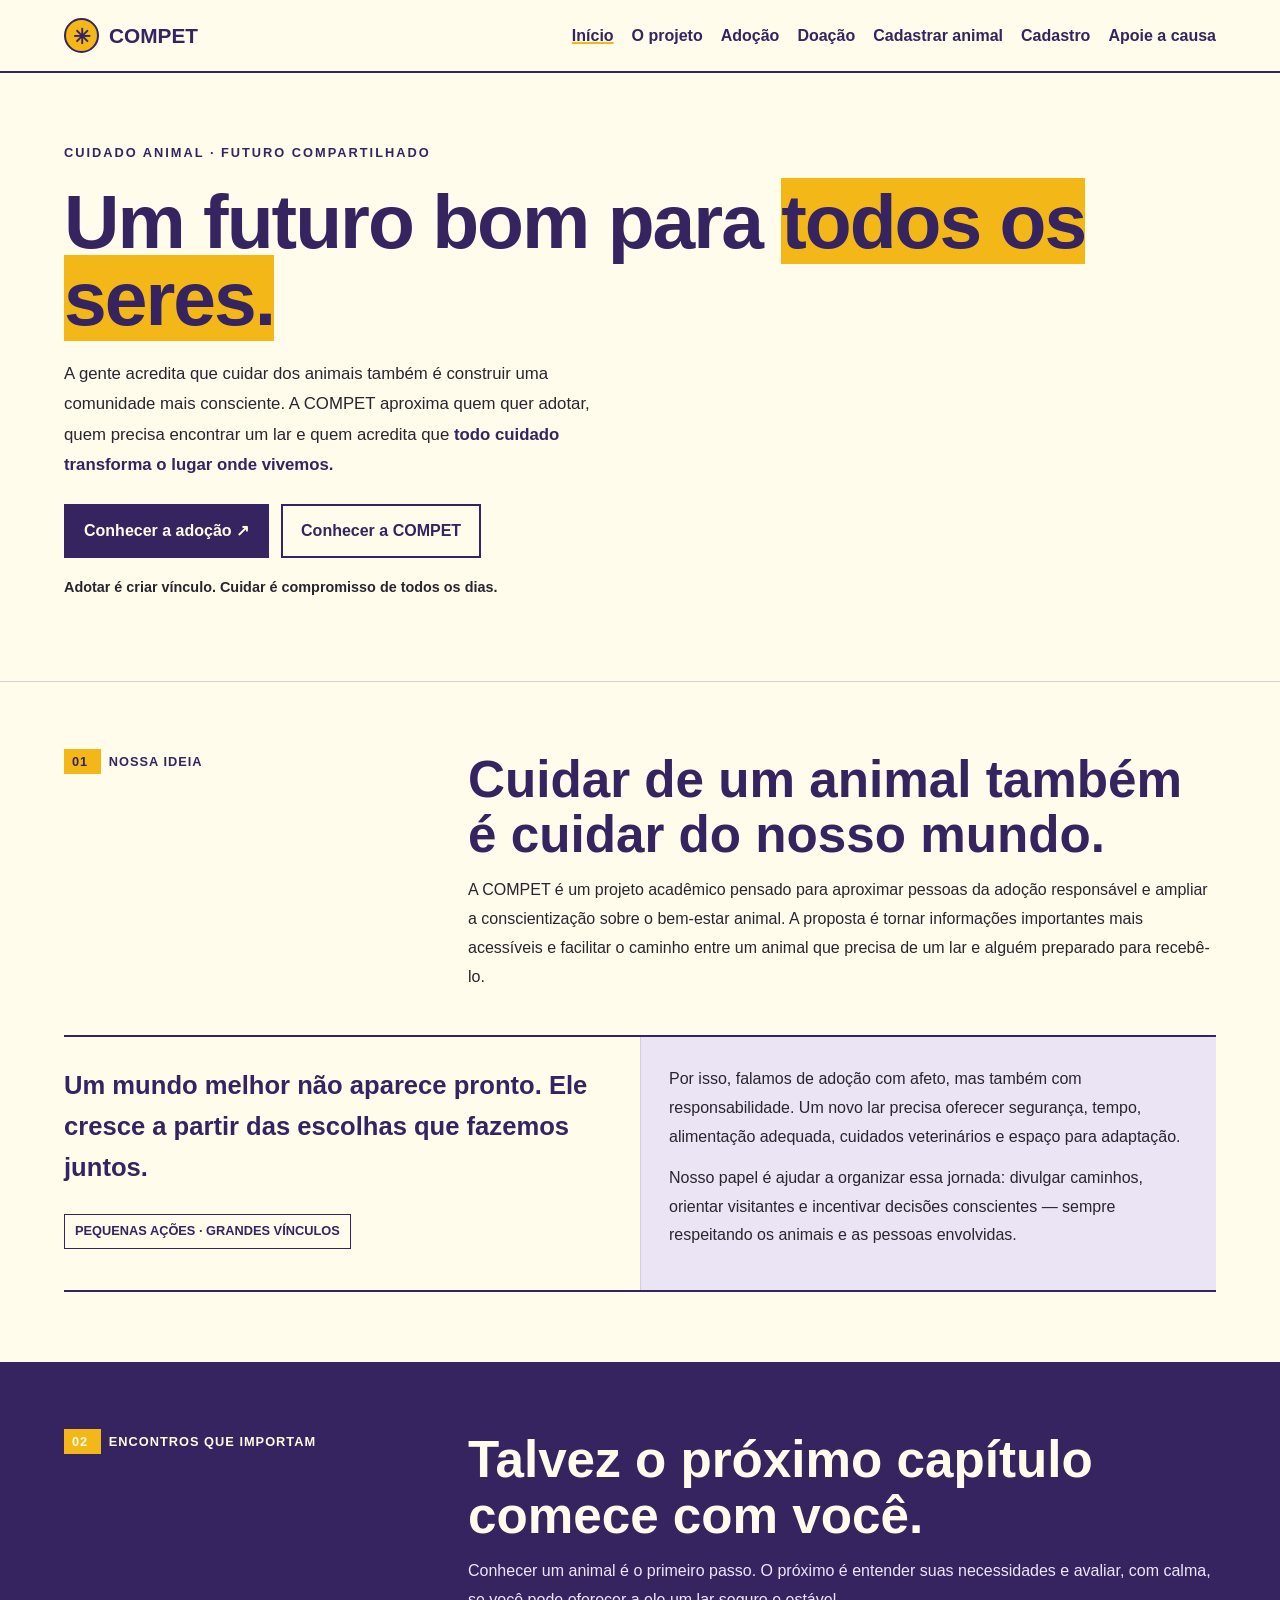
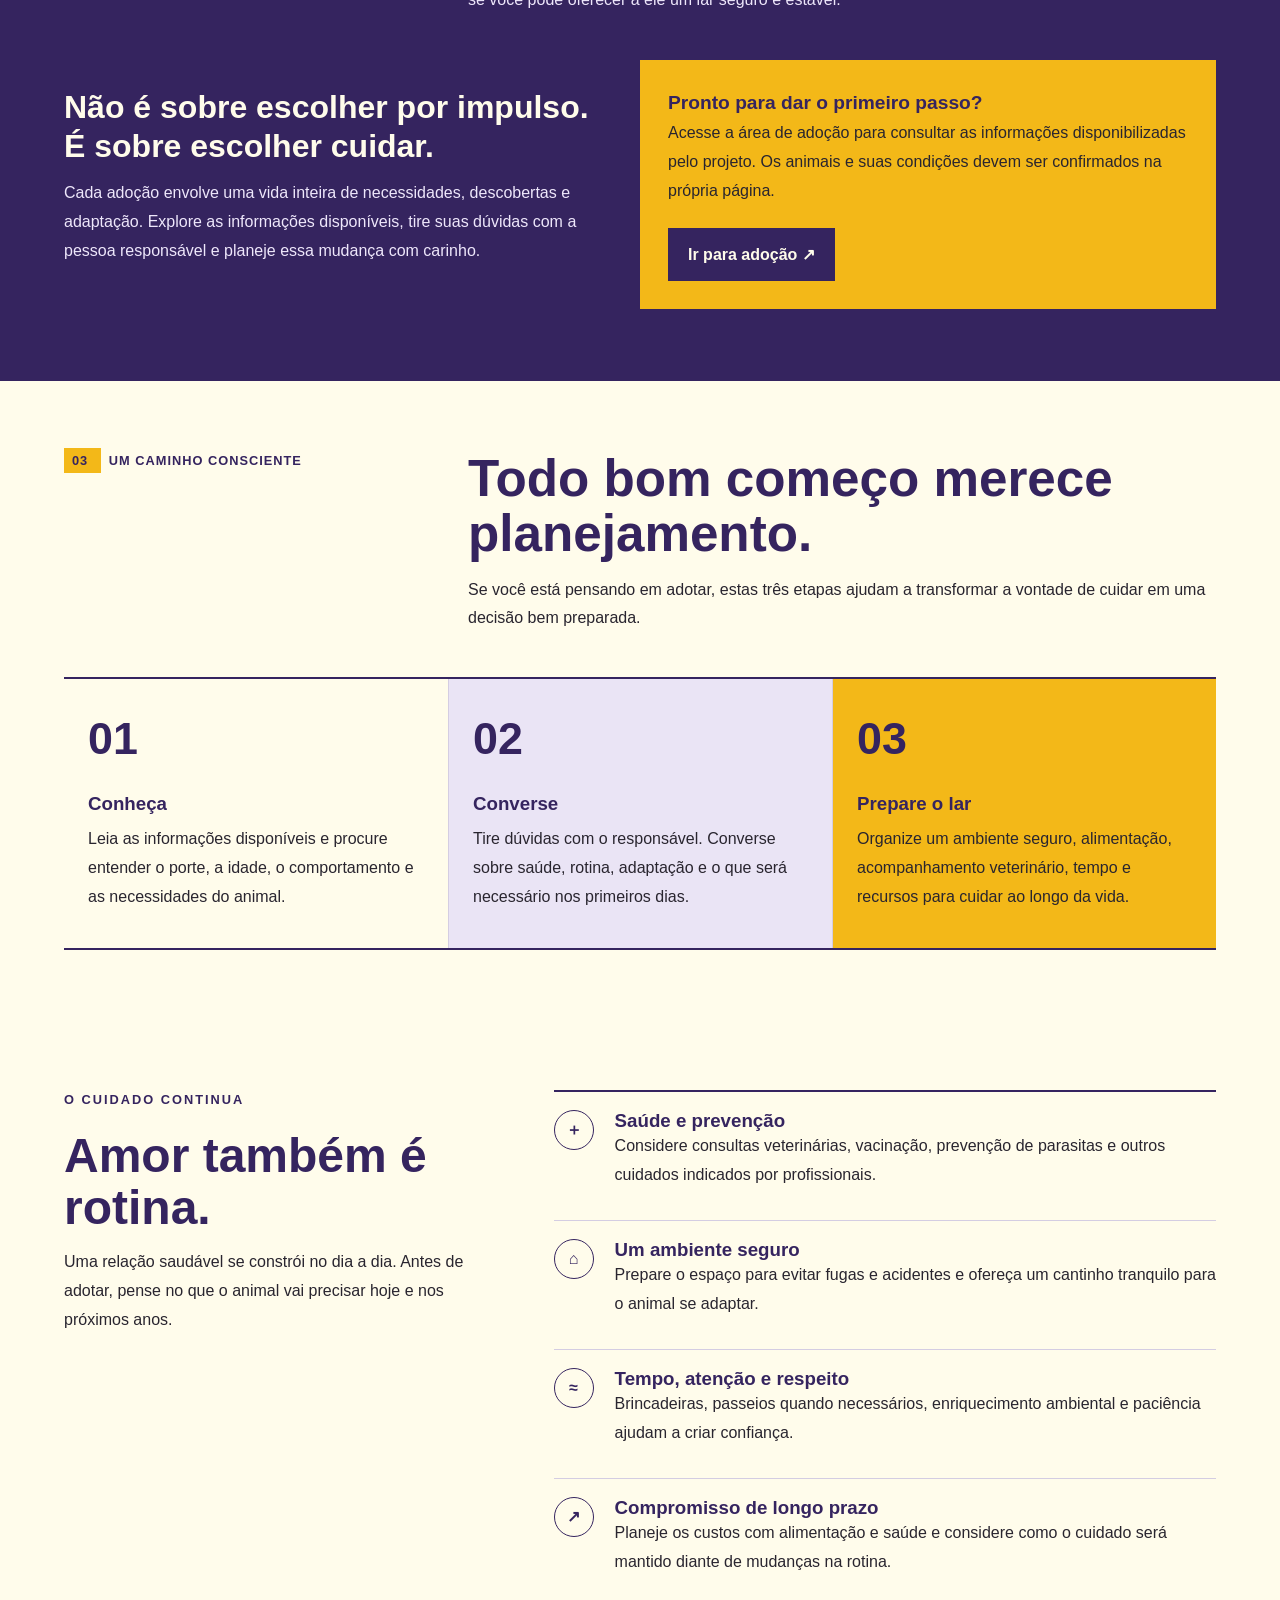
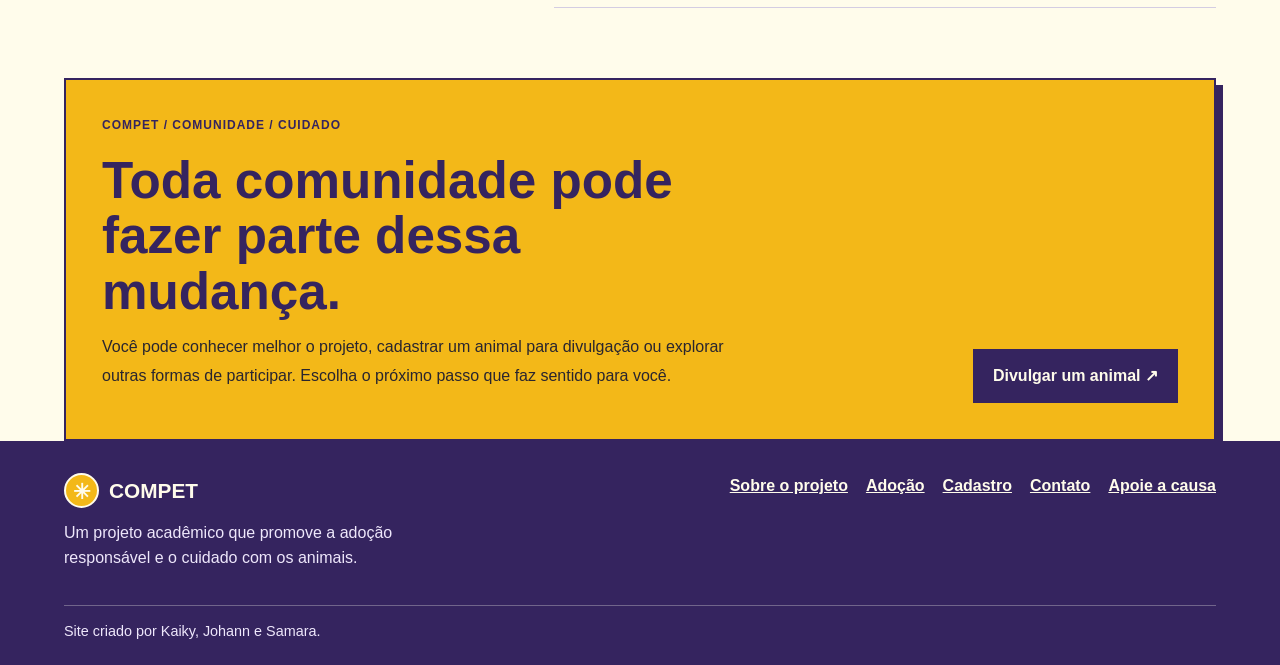
<file: index.html>
<!DOCTYPE html>
<html lang="pt-BR">
    <head>
        <meta charset="UTF-8">
        <meta name="viewport" content="width=device-width, initial-scale=1.0">
        <meta name="author" content="Johann, Samara e Kaiky">
        <meta name="description" content="COMPET conecta pessoas à adoção responsável e ao cuidado com os animais.">
        <meta name="theme-color" content="#FFFCEB">
        <title>
            COMPET — Um futuro bom para todos os seres
        </title>
        <link rel="icon" href="imagens/compet-icone.jpg">
        <link rel="stylesheet" href="css/style.css">
        <link rel="stylesheet" href="css/home.css">
    </head>
    <body>
        <a class="skip-link" href="#conteudo-principal">
            Pular para o conteúdo principal
        </a>
        <header class="site-nav">
            <a class="marca" href="index.html" aria-label="COMPET — página inicial">
                <span class="marca-simbolo" aria-hidden="true">
                    ✳
                </span>
                <span>
                    COMPET
                </span>
            </a>
            <nav aria-label="Navegação principal">
                <a href="index.html" aria-current="page">
                    Início
                </a>
                <a href="paginas/sobre o projeto.html">
                    O projeto
                </a>
                <a href="paginas/adocao.html">
                    Adoção
                </a>
                <a href="paginas/doacao.html">
                    Doação
                </a>
                <a href="paginas/cadastro animal.html">
                    Cadastrar animal
                </a>
                <a href="paginas/cadastro.html">
                    Cadastro
                </a>
                <a href="paginas/fundo.html">
                    Apoie a causa
                </a>
            </nav>
        </header>
        <main id="conteudo-principal">
            <section class="hero">
                <div class="wrap hero-layout">
                    <div>
                        <span class="kicker">
                            Cuidado animal · futuro compartilhado
                        </span>
                        <h1>
                            Um futuro bom para
                            <em>
                                todos os seres.
                            </em>
                        </h1>
                        <p class="hero-copy">
                            A gente acredita que cuidar dos animais também é construir uma comunidade mais consciente. A COMPET aproxima quem quer adotar, quem precisa encontrar um lar e quem acredita que
                            <strong>
                                todo cuidado transforma o lugar onde vivemos.
                            </strong>
                        </p>
                        <div class="hero-actions">
                            <a class="cta" href="paginas/adocao.html">
                                Conhecer a adoção
                                <span aria-hidden="true">
                                    ↗
                                </span>
                            </a>
                            <a class="cta cta-light" href="paginas/sobre o projeto.html">
                                Conhecer a COMPET
                            </a>
                        </div>
                        <p class="hero-note">
                            Adotar é criar vínculo. Cuidar é compromisso de todos os dias.
                        </p>
                    </div>
                </div>
            </section>
            <section class="section wrap" aria-labelledby="titulo-projeto">
                <div class="section-heading">
                    <div class="section-index">
                        <span>
                            01
                        </span>
                        Nossa ideia
                    </div>
                    <div>
                        <h2 id="titulo-projeto">
                            Cuidar de um animal também é cuidar do nosso mundo.
                        </h2>
                        <p>
                            A COMPET é um projeto acadêmico pensado para aproximar pessoas da adoção responsável e ampliar a conscientização sobre o bem-estar animal. A proposta é tornar informações importantes mais acessíveis e facilitar o caminho entre um animal que precisa de um lar e alguém preparado para recebê-lo.
                        </p>
                    </div>
                </div>
                <div class="manifesto">
                    <div class="manifesto-lead">
                        <p>
                            Um mundo melhor não aparece pronto. Ele cresce a partir das escolhas que fazemos juntos.
                        </p>
                        <span class="word-stamp">
                            PEQUENAS AÇÕES · GRANDES VÍNCULOS
                        </span>
                    </div>
                    <div class="manifesto-detail">
                        <p>
                            Por isso, falamos de adoção com afeto, mas também com responsabilidade. Um novo lar precisa oferecer segurança, tempo, alimentação adequada, cuidados veterinários e espaço para adaptação.
                        </p>
                        <p>
                            Nosso papel é ajudar a organizar essa jornada: divulgar caminhos, orientar visitantes e incentivar decisões conscientes — sempre respeitando os animais e as pessoas envolvidas.
                        </p>
                    </div>
                </div>
            </section>
            <section class="section adoption-zone" aria-labelledby="titulo-adocao">
                <div class="wrap">
                    <div class="section-heading">
                        <div class="section-index">
                            <span>
                                02
                            </span>
                            Encontros que importam
                        </div>
                        <div>
                            <h2 id="titulo-adocao">
                                Talvez o próximo capítulo comece com você.
                            </h2>
                            <p>
                                Conhecer um animal é o primeiro passo. O próximo é entender suas necessidades e avaliar, com calma, se você pode oferecer a ele um lar seguro e estável.
                            </p>
                        </div>
                    </div>
                    <div class="adoption-feature">
                        <div class="adoption-quote">
                            <h3>
                                Não é sobre escolher por impulso. É sobre escolher cuidar.
                            </h3>
                            <p>
                                Cada adoção envolve uma vida inteira de necessidades, descobertas e adaptação. Explore as informações disponíveis, tire suas dúvidas com a pessoa responsável e planeje essa mudança com carinho.
                            </p>
                        </div>
                        <div class="adoption-aside">
                            <strong>
                                Pronto para dar o primeiro passo?
                            </strong>
                            <p>
                                Acesse a área de adoção para consultar as informações disponibilizadas pelo projeto. Os animais e suas condições devem ser confirmados na própria página.
                            </p>
                            <a class="cta" href="paginas/adocao.html">
                                Ir para adoção
                                <span aria-hidden="true">
                                    ↗
                                </span>
                            </a>
                        </div>
                    </div>
                </div>
            </section>
            <section class="section wrap" aria-labelledby="titulo-etapas">
                <div class="section-heading">
                    <div class="section-index">
                        <span>
                            03
                        </span>
                        Um caminho consciente
                    </div>
                    <div>
                        <h2 id="titulo-etapas">
                            Todo bom começo merece planejamento.
                        </h2>
                        <p>
                            Se você está pensando em adotar, estas três etapas ajudam a transformar a vontade de cuidar em uma decisão bem preparada.
                        </p>
                    </div>
                </div>
                <div class="steps">
                    <article class="step">
                        <span class="step-number">
                            01
                        </span>
                        <h3>
                            Conheça
                        </h3>
                        <p>
                            Leia as informações disponíveis e procure entender o porte, a idade, o comportamento e as necessidades do animal.
                        </p>
                    </article>
                    <article class="step">
                        <span class="step-number">
                            02
                        </span>
                        <h3>
                            Converse
                        </h3>
                        <p>
                            Tire dúvidas com o responsável. Converse sobre saúde, rotina, adaptação e o que será necessário nos primeiros dias.
                        </p>
                    </article>
                    <article class="step">
                        <span class="step-number">
                            03
                        </span>
                        <h3>
                            Prepare o lar
                        </h3>
                        <p>
                            Organize um ambiente seguro, alimentação, acompanhamento veterinário, tempo e recursos para cuidar ao longo da vida.
                        </p>
                    </article>
                </div>
            </section>
            <section class="section wrap" aria-labelledby="titulo-cuidado">
                <div class="care-layout">
                    <div class="care-title">
                        <span class="kicker">
                            O cuidado continua
                        </span>
                        <h2 id="titulo-cuidado">
                            Amor também é rotina.
                        </h2>
                        <p>
                            Uma relação saudável se constrói no dia a dia. Antes de adotar, pense no que o animal vai precisar hoje e nos próximos anos.
                        </p>
                    </div>
                    <div class="care-list">
                        <article class="care-item">
                            <span class="care-symbol" aria-hidden="true">
                                ＋
                            </span>
                            <div>
                                <h3>
                                    Saúde e prevenção
                                </h3>
                                <p>
                                    Considere consultas veterinárias, vacinação, prevenção de parasitas e outros cuidados indicados por profissionais.
                                </p>
                            </div>
                        </article>
                        <article class="care-item">
                            <span class="care-symbol" aria-hidden="true">
                                ⌂
                            </span>
                            <div>
                                <h3>
                                    Um ambiente seguro
                                </h3>
                                <p>
                                    Prepare o espaço para evitar fugas e acidentes e ofereça um cantinho tranquilo para o animal se adaptar.
                                </p>
                            </div>
                        </article>
                        <article class="care-item">
                            <span class="care-symbol" aria-hidden="true">
                                ≈
                            </span>
                            <div>
                                <h3>
                                    Tempo, atenção e respeito
                                </h3>
                                <p>
                                    Brincadeiras, passeios quando necessários, enriquecimento ambiental e paciência ajudam a criar confiança.
                                </p>
                            </div>
                        </article>
                        <article class="care-item">
                            <span class="care-symbol" aria-hidden="true">
                                ↗
                            </span>
                            <div>
                                <h3>
                                    Compromisso de longo prazo
                                </h3>
                                <p>
                                    Planeje os custos com alimentação e saúde e considere como o cuidado será mantido diante de mudanças na rotina.
                                </p>
                            </div>
                        </article>
                    </div>
                </div>
            </section>
            <section class="wrap" aria-labelledby="titulo-participe">
                <div class="join-band">
                    <div class="join-inner">
                        <div>
                            <h2 id="titulo-participe">
                                Toda comunidade pode fazer parte dessa mudança.
                            </h2>
                            <p>
                                Você pode conhecer melhor o projeto, cadastrar um animal para divulgação ou explorar outras formas de participar. Escolha o próximo passo que faz sentido para você.
                            </p>
                        </div>
                        <a class="cta" href="paginas/cadastro animal.html">
                            Divulgar um animal
                            <span aria-hidden="true">
                                ↗
                            </span>
                        </a>
                    </div>
                </div>
            </section>
        </main>
        <footer class="site-footer">
            <div class="wrap">
                <div class="footer-inner">
                    <div class="footer-brand">
                        <a class="marca" href="index.html">
                            <span class="marca-simbolo" aria-hidden="true">
                                ✳
                            </span>
                            <span>
                                COMPET
                            </span>
                        </a>
                        <p>
                            Um projeto acadêmico que promove a adoção responsável e o cuidado com os animais.
                        </p>
                    </div>
                    <nav class="footer-links" aria-label="Links do rodapé">
                        <a href="paginas/sobre o projeto.html">
                            Sobre o projeto
                        </a>
                        <a href="paginas/adocao.html">
                            Adoção
                        </a>
                        <a href="paginas/cadastro.html">
                            Cadastro
                        </a>
                        <a href="paginas/contato.html">
                            Contato
                        </a>
                        <a href="paginas/fundo.html">
                            Apoie a causa
                        </a>
                    </nav>
                </div>
                <div class="footer-bottom">
                    Site criado por Kaiky, Johann e Samara.
                </div>
            </div>
        </footer>
    </body>
</html>
</file>
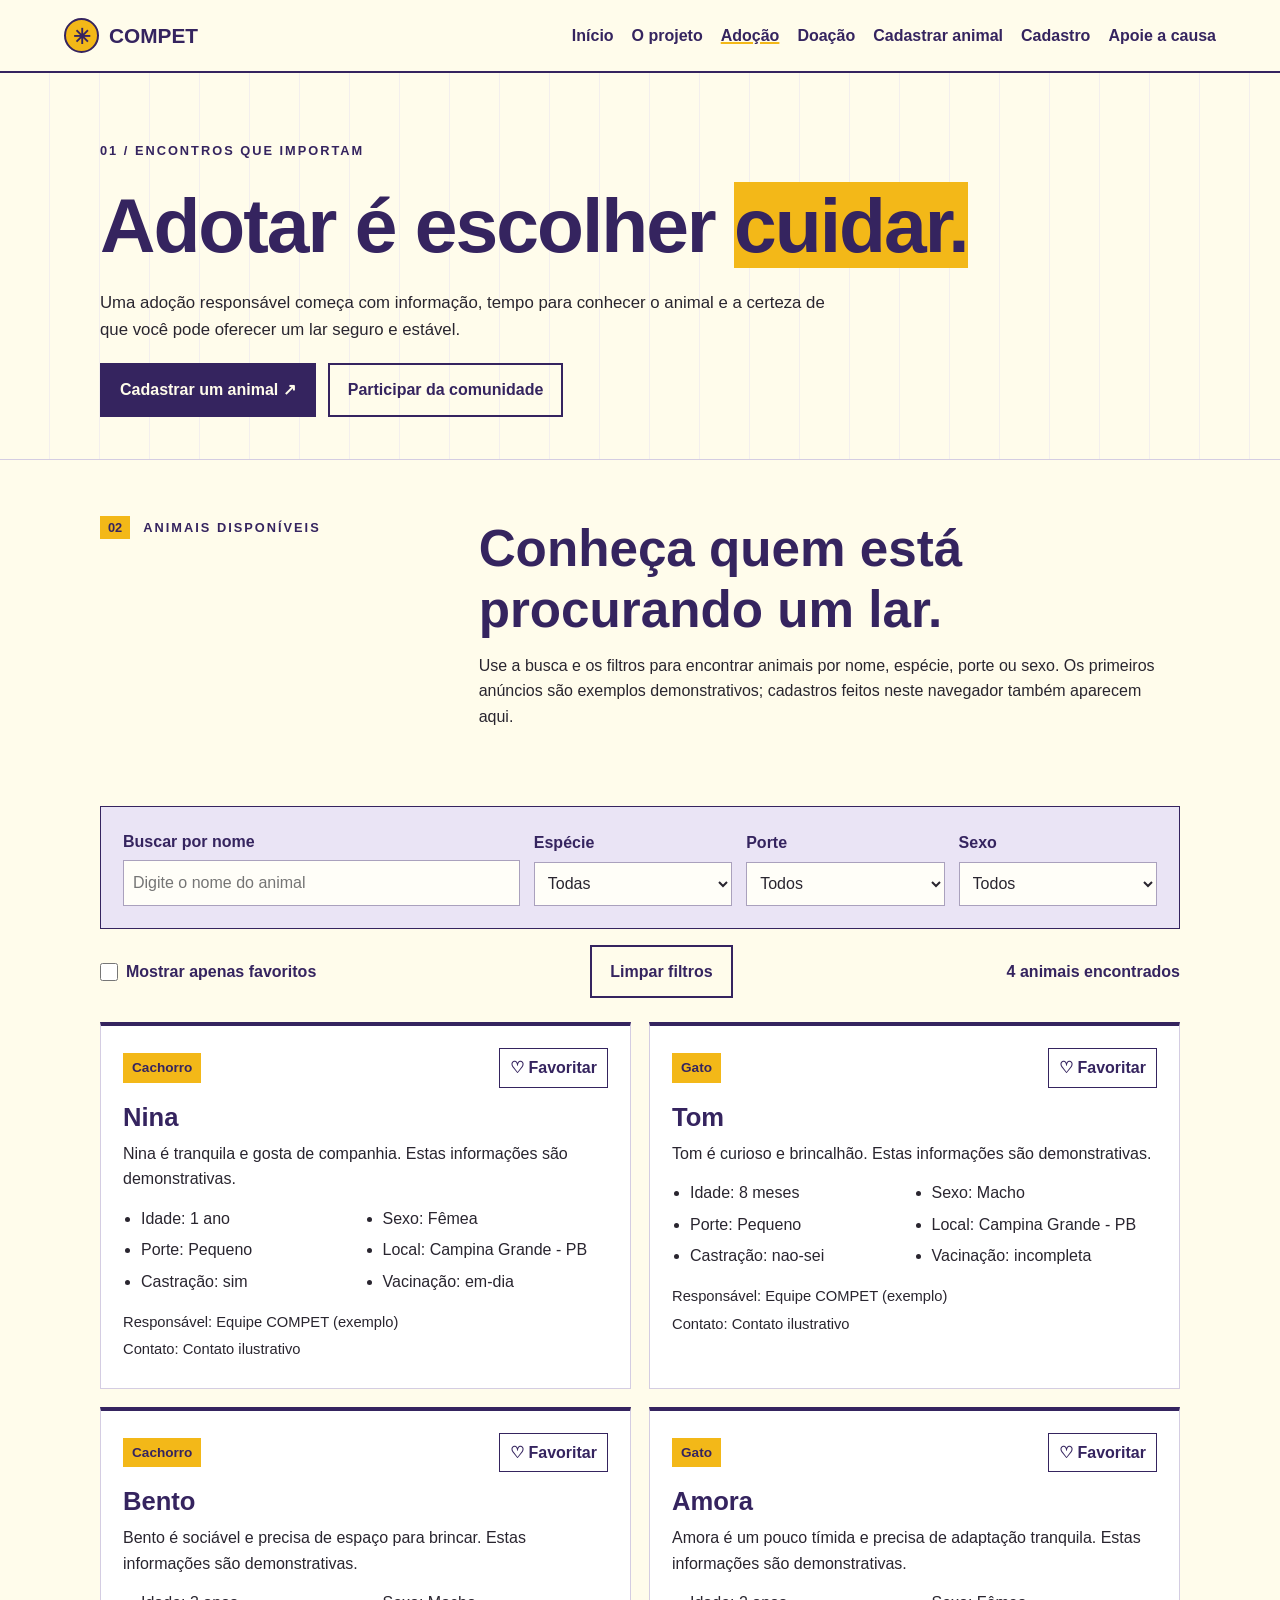
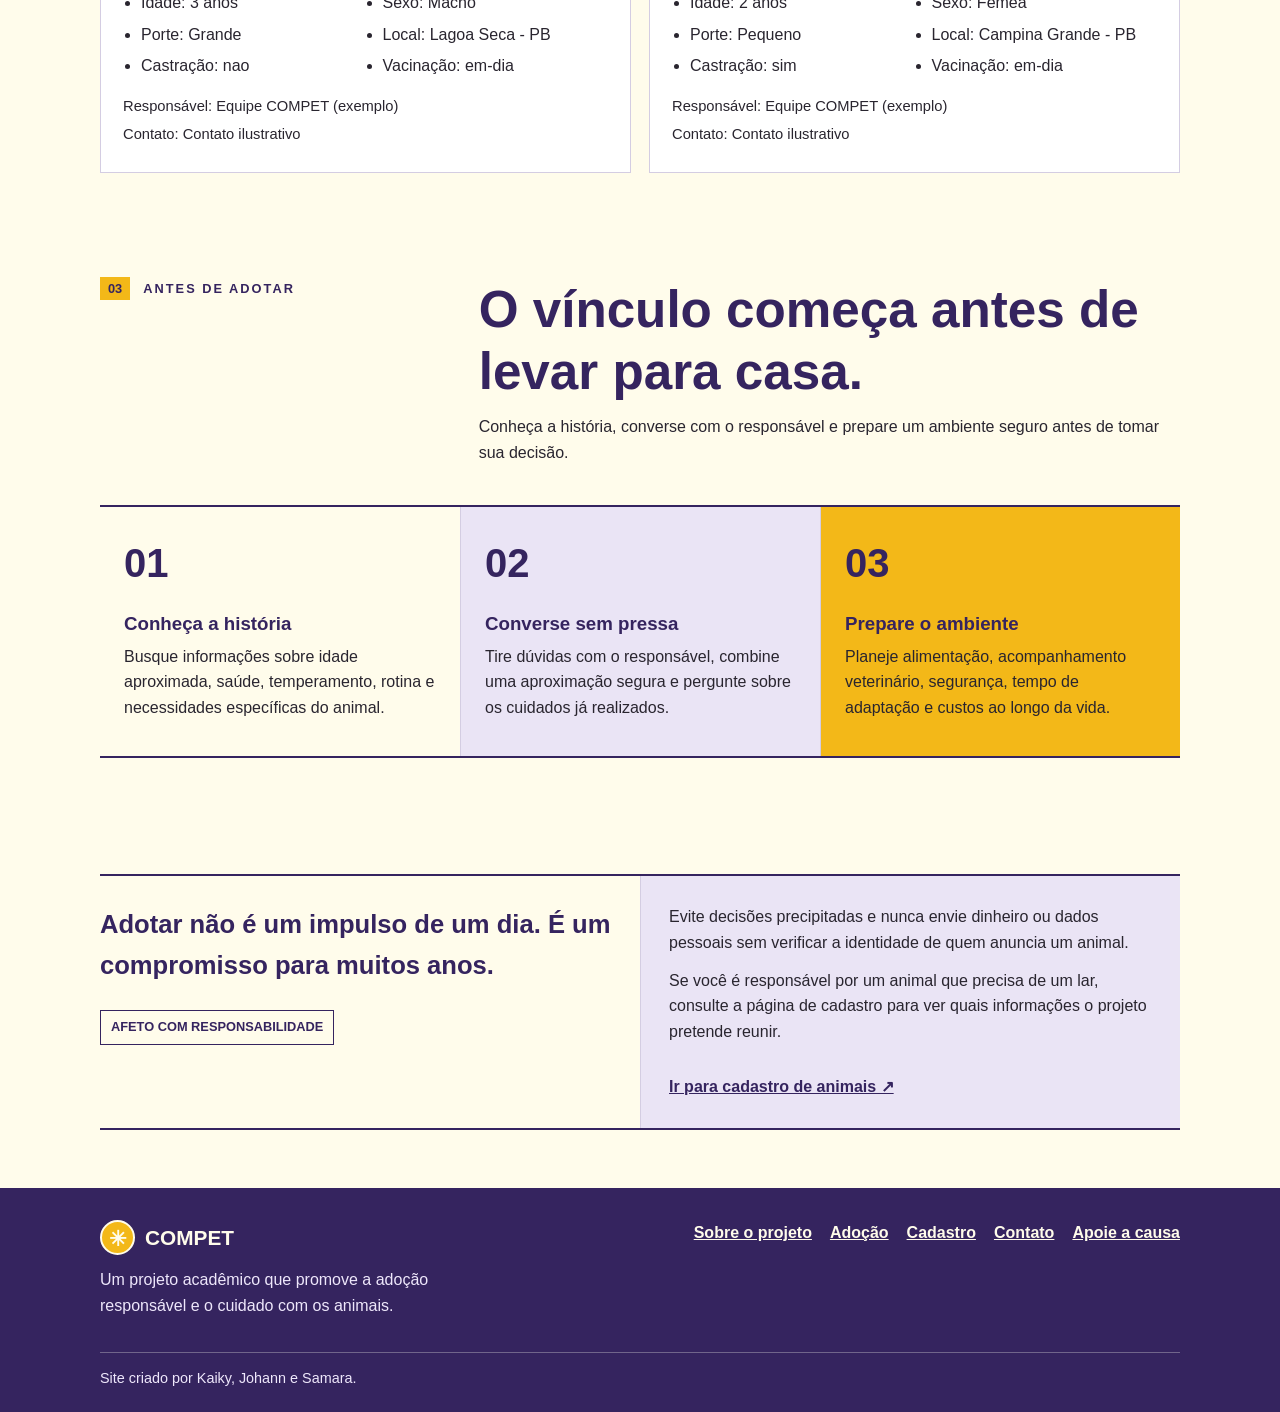
<file: paginas/adocao.html>
<!DOCTYPE html>
<html lang="pt-BR">
    <head>
        <meta charset="UTF-8">
        <meta name="viewport" content="width=device-width, initial-scale=1.0">
        <meta name="description" content="Informações para uma adoção animal responsável com a COMPET.">
        <meta name="theme-color" content="#FFFCEB">
        <title>
            Adoção | COMPET
        </title>
        <link rel="stylesheet" href="../css/style.css">
    </head>
    <body>
        <a class="skip-link" href="#conteudo-principal">
            Pular para o conteúdo principal
        </a>
        <header class="site-nav">
            <a class="marca" href="../index.html" aria-label="COMPET — página inicial">
                <span class="marca-simbolo" aria-hidden="true">
                    ✳
                </span>
                <span>
                    COMPET
                </span>
            </a>
            <nav aria-label="Navegação principal">
                <a href="../index.html">
                    Início
                </a>
                <a href="sobre o projeto.html">
                    O projeto
                </a>
                <a href="adocao.html" aria-current="page">
                    Adoção
                </a>
                <a href="doacao.html">
                    Doação
                </a>
                <a href="cadastro animal.html">
                    Cadastrar animal
                </a>
                <a href="cadastro.html">
                    Cadastro
                </a>
                <a href="fundo.html">
                    Apoie a causa
                </a>
            </nav>
        </header>
        <main id="conteudo-principal">
            <section class="sp-hero">
                <div class="sp-wrap sp-hero-inner">
                    <span class="sp-kicker">
                        01 / Encontros que importam
                    </span>
                    <h1>
                        Adotar é escolher
                        <em>
                            cuidar.
                        </em>
                    </h1>
                    <p>
                        Uma adoção responsável começa com informação, tempo para conhecer o animal e a certeza de que você pode oferecer um lar seguro e estável.
                    </p>
                    <div class="sp-actions">
                        <a class="sp-button" href="cadastro animal.html">
                            Cadastrar um animal ↗
                        </a>
                        <a class="sp-button sp-button-light" href="cadastro.html">
                            Participar da comunidade
                        </a>
                    </div>
                </div>
            </section>
            <section class="sp-section sp-wrap">
                <div class="sp-heading">
                    <div class="sp-index">
                        <span>02</span>
                        Animais disponíveis
                    </div>
                    <div>
                        <h2>Conheça quem está procurando um lar.</h2>
                        <p>Use a busca e os filtros para encontrar animais por nome, espécie, porte ou sexo. Os primeiros anúncios são exemplos demonstrativos; cadastros feitos neste navegador também aparecem aqui.</p>
                    </div>
                </div>
                <div class="adocao-listagem">
                    <div class="adocao-filtros" aria-label="Filtros de animais">
                        <div class="campo">
                            <label for="buscaAnimal">Buscar por nome</label>
                            <input type="search" id="buscaAnimal" placeholder="Digite o nome do animal">
                        </div>
                        <div class="campo">
                            <label for="filtroEspecie">Espécie</label>
                            <select id="filtroEspecie">
                                <option value="">Todas</option>
                                <option value="cachorro">Cachorro</option>
                                <option value="gato">Gato</option>
                                <option value="outro">Outro</option>
                            </select>
                        </div>
                        <div class="campo">
                            <label for="filtroPorte">Porte</label>
                            <select id="filtroPorte">
                                <option value="">Todos</option>
                                <option value="pequeno">Pequeno</option>
                                <option value="medio">Médio</option>
                                <option value="grande">Grande</option>
                            </select>
                        </div>
                        <div class="campo">
                            <label for="filtroSexo">Sexo</label>
                            <select id="filtroSexo">
                                <option value="">Todos</option>
                                <option value="macho">Macho</option>
                                <option value="femea">Fêmea</option>
                            </select>
                        </div>
                    </div>
                    <div class="filtros-acoes">
                        <label class="favoritos-filtro" for="somenteFavoritos">
                            <input type="checkbox" id="somenteFavoritos">
                            Mostrar apenas favoritos
                        </label>
                        <button class="botao secundario" type="button" id="limparFiltros">Limpar filtros</button>
                        <span id="quantidadeAnimais" aria-live="polite"></span>
                    </div>
                    <p id="mensagemLista" class="mensagem-lista" role="status" aria-live="polite"></p>
                    <div id="listaAnimais" class="lista-animais"></div>
                </div>
                <div class="sp-heading adocao-subheading">
                    <div class="sp-index">
                        <span>03</span>
                        Antes de adotar
                    </div>
                    <div>
                        <h2>O vínculo começa antes de levar para casa.</h2>
                        <p>Conheça a história, converse com o responsável e prepare um ambiente seguro antes de tomar sua decisão.</p>
                    </div>
                </div>
                <div class="sp-grid">
                    <article class="sp-card">
                        <span class="sp-num">
                            01
                        </span>
                        <h3>
                            Conheça a história
                        </h3>
                        <p>
                            Busque informações sobre idade aproximada, saúde, temperamento, rotina e necessidades específicas do animal.
                        </p>
                    </article>
                    <article class="sp-card">
                        <span class="sp-num">
                            02
                        </span>
                        <h3>
                            Converse sem pressa
                        </h3>
                        <p>
                            Tire dúvidas com o responsável, combine uma aproximação segura e pergunte sobre os cuidados já realizados.
                        </p>
                    </article>
                    <article class="sp-card">
                        <span class="sp-num">
                            03
                        </span>
                        <h3>
                            Prepare o ambiente
                        </h3>
                        <p>
                            Planeje alimentação, acompanhamento veterinário, segurança, tempo de adaptação e custos ao longo da vida.
                        </p>
                    </article>
                </div>
            </section>
            <section class="sp-section sp-wrap">
                <div class="sp-split">
                    <div class="sp-split-main">
                        <p>
                            Adotar não é um impulso de um dia. É um compromisso para muitos anos.
                        </p>
                        <span class="sp-stamp">
                            AFETO COM RESPONSABILIDADE
                        </span>
                    </div>
                    <div class="sp-split-side">
                        <p>
                            Evite decisões precipitadas e nunca envie dinheiro ou dados pessoais sem verificar a identidade de quem anuncia um animal.
                        </p>
                        <p>
                            Se você é responsável por um animal que precisa de um lar, consulte a página de cadastro para ver quais informações o projeto pretende reunir.
                        </p>
                        <a class="sp-back" href="cadastro animal.html">
                            Ir para cadastro de animais ↗
                        </a>
                    </div>
                </div>
            </section>
        </main>
        <footer class="site-footer">
            <div class="sp-wrap">
                <div class="footer-inner">
                    <div class="footer-brand">
                        <a class="marca" href="../index.html">
                            <span class="marca-simbolo" aria-hidden="true">
                                ✳
                            </span>
                            <span>
                                COMPET
                            </span>
                        </a>
                        <p>
                            Um projeto acadêmico que promove a adoção responsável e o cuidado com os animais.
                        </p>
                    </div>
                    <nav class="footer-links" aria-label="Links do rodapé">
                        <a href="sobre o projeto.html">
                            Sobre o projeto
                        </a>
                        <a href="adocao.html">
                            Adoção
                        </a>
                        <a href="cadastro.html">
                            Cadastro
                        </a>
                        <a href="contato.html">
                            Contato
                        </a>
                        <a href="fundo.html">
                            Apoie a causa
                        </a>
                    </nav>
                </div>
                <div class="footer-bottom">
                    Site criado por Kaiky, Johann e Samara.
                </div>
            </div>
        </footer>
            <script src="../js/script.js"></script>
    </body>
</html>
</file>
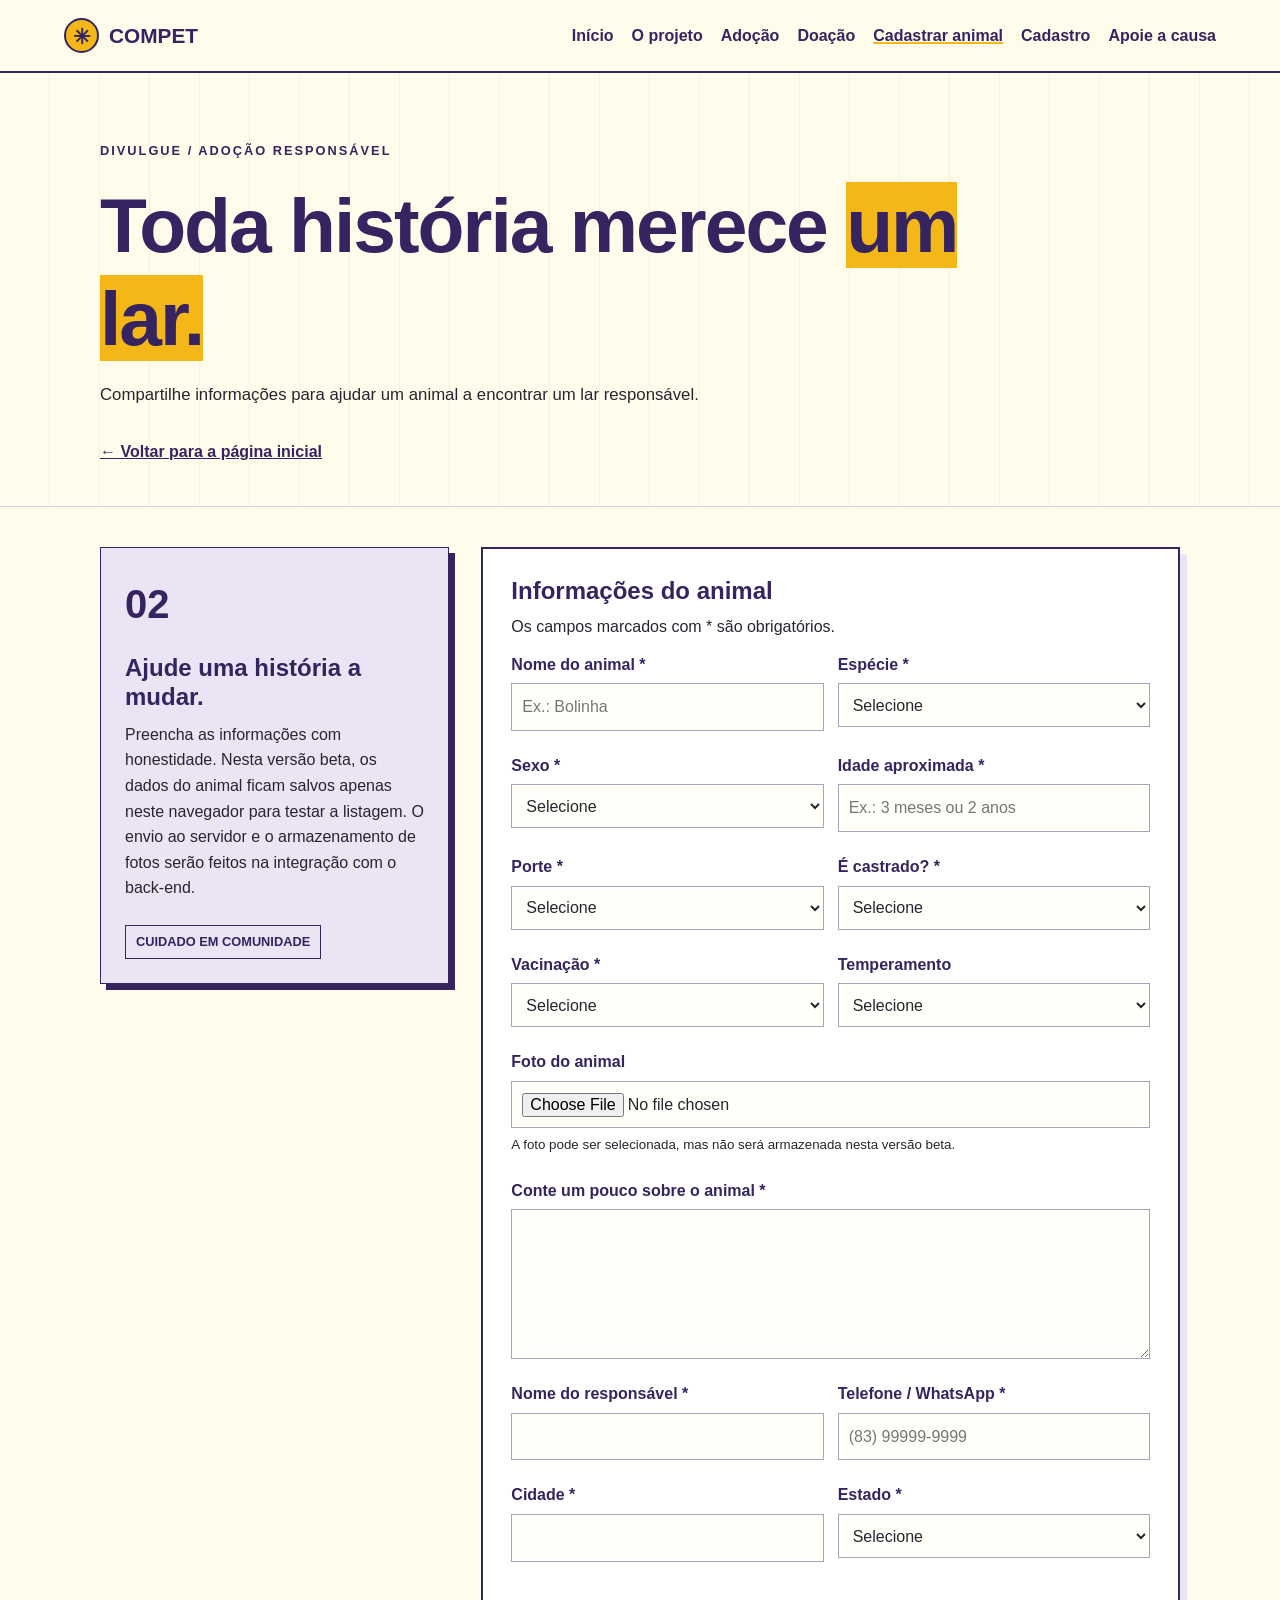
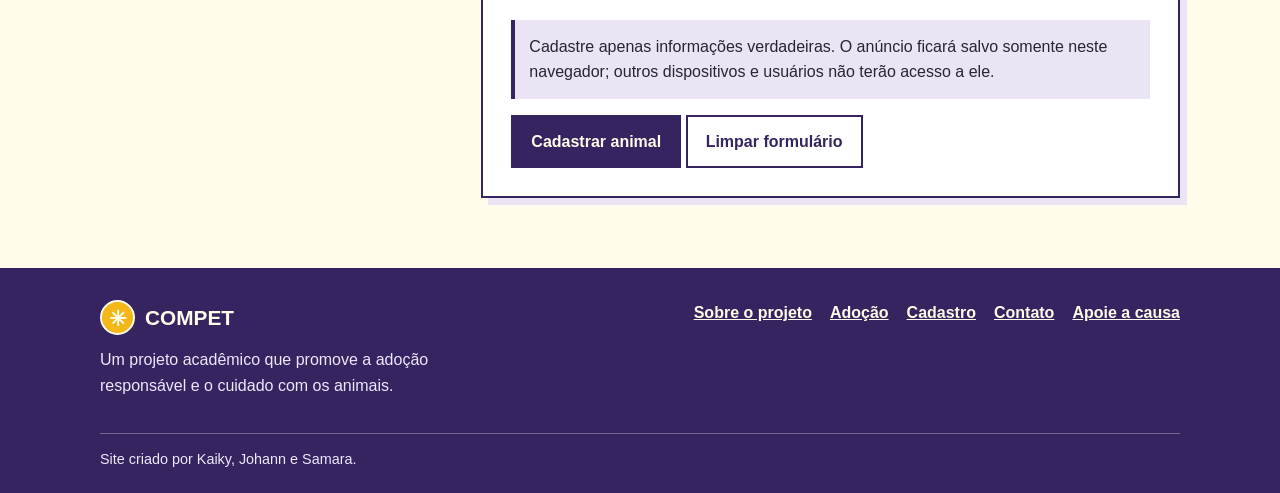
<file: paginas/cadastro animal.html>
<!DOCTYPE html>
<html lang="pt-BR">
    <head>
        <meta charset="UTF-8">
        <meta name="viewport" content="width=device-width, initial-scale=1.0">
        <meta name="description" content="Compartilhe informações para ajudar um animal a encontrar um lar responsável.">
        <meta name="theme-color" content="#FFFCEB">
        <title>
            Cadastro de Animais | COMPET
        </title>
        <link rel="stylesheet" href="../css/style.css">
    </head>
    <body>
        <a class="skip-link" href="#conteudo-principal">
            Pular para o conteúdo principal
        </a>
        <header class="site-nav">
            <a class="marca" href="../index.html" aria-label="COMPET — página inicial">
                <span class="marca-simbolo" aria-hidden="true">
                    ✳
                </span>
                <span>
                    COMPET
                </span>
            </a>
            <nav aria-label="Navegação principal">
                <a href="../index.html">
                    Início
                </a>
                <a href="sobre o projeto.html">
                    O projeto
                </a>
                <a href="adocao.html">
                    Adoção
                </a>
                <a href="doacao.html">
                    Doação
                </a>
                <a href="cadastro animal.html" aria-current="page">
                    Cadastrar animal
                </a>
                <a href="cadastro.html">
                    Cadastro
                </a>
                <a href="fundo.html">
                    Apoie a causa
                </a>
            </nav>
        </header>
        <main id="conteudo-principal">
            <section class="sp-hero">
                <div class="sp-wrap sp-hero-inner">
                    <span class="sp-kicker">
                        DIVULGUE / ADOÇÃO RESPONSÁVEL
                    </span>
                    <h1>
                        Toda história merece
                        <em>
                            um lar.
                        </em>
                    </h1>
                    <p>
                        Compartilhe informações para ajudar um animal a encontrar um lar responsável.
                    </p>
                    <a class="sp-back" href="../index.html">
                        ← Voltar para a página inicial
                    </a>
                </div>
            </section>
            <div class="sp-wrap sp-form-layout">
                <aside class="sp-note">
                    <span class="sp-num">
                        02
                    </span>
                    <h2>
                        Ajude uma história a mudar.
                    </h2>
                    <p>
                        Preencha as informações com honestidade. Nesta versão beta, os dados do animal ficam salvos apenas neste navegador para testar a listagem. O envio ao servidor e o armazenamento de fotos serão feitos na integração com o back-end.
                    </p>
                    <span class="sp-stamp">
                        CUIDADO EM COMUNIDADE
                    </span>
                </aside>
                <form class="formulario sp-form" id="formAnimal">
                    <h2>
                        Informações do animal
                    </h2>
                    <p>
                        Os campos marcados com * são obrigatórios.
                    </p>
                    <div class="campos">
                        <div class="campo">
                            <label for="nome-animal">
                                Nome do animal *
                            </label>
                            <input id="nome-animal" name="nome_animal" required maxlength="80" placeholder="Ex.: Bolinha">
                        </div>
                        <div class="campo">
                            <label for="especie">
                                Espécie *
                            </label>
                            <select id="especie" name="especie" required>
                                <option value="">
                                    Selecione
                                </option>
                                <option value="cachorro">
                                    Cachorro
                                </option>
                                <option value="gato">
                                    Gato
                                </option>
                                <option value="outro">
                                    Outro
                                </option>
                            </select>
                        </div>
                        <div class="campo">
                            <label for="sexo">
                                Sexo *
                            </label>
                            <select id="sexo" name="sexo" required>
                                <option value="">
                                    Selecione
                                </option>
                                <option value="macho">
                                    Macho
                                </option>
                                <option value="femea">
                                    Fêmea
                                </option>
                                <option value="desconhecido">
                                    Não sei informar
                                </option>
                            </select>
                        </div>
                        <div class="campo">
                            <label for="idade">
                                Idade aproximada *
                            </label>
                            <input id="idade" name="idade" required maxlength="50" placeholder="Ex.: 3 meses ou 2 anos">
                        </div>
                        <div class="campo">
                            <label for="porte">
                                Porte *
                            </label>
                            <select id="porte" name="porte" required>
                                <option value="">
                                    Selecione
                                </option>
                                <option value="pequeno">
                                    Pequeno
                                </option>
                                <option value="medio">
                                    Médio
                                </option>
                                <option value="grande">
                                    Grande
                                </option>
                                <option value="nao-sei">
                                    Não sei informar
                                </option>
                            </select>
                        </div>
                        <div class="campo">
                            <label for="castrado">
                                É castrado? *
                            </label>
                            <select id="castrado" name="castrado" required>
                                <option value="">
                                    Selecione
                                </option>
                                <option value="sim">
                                    Sim
                                </option>
                                <option value="nao">
                                    Não
                                </option>
                                <option value="nao-sei">
                                    Não sei informar
                                </option>
                            </select>
                        </div>
                        <div class="campo">
                            <label for="vacinado">
                                Vacinação *
                            </label>
                            <select id="vacinado" name="vacinado" required>
                                <option value="">
                                    Selecione
                                </option>
                                <option value="em-dia">
                                    Em dia
                                </option>
                                <option value="incompleta">
                                    Incompleta
                                </option>
                                <option value="nao-vacinado">
                                    Não vacinado
                                </option>
                                <option value="nao-sei">
                                    Não sei informar
                                </option>
                            </select>
                        </div>
                        <div class="campo">
                            <label for="temperamento">
                                Temperamento
                            </label>
                            <select id="temperamento" name="temperamento">
                                <option value="">
                                    Selecione
                                </option>
                                <option value="calmo">
                                    Calmo
                                </option>
                                <option value="brincalhao">
                                    Brincalhão
                                </option>
                                <option value="timido">
                                    Tímido
                                </option>
                                <option value="sociavel">
                                    Sociável com outros animais
                                </option>
                                <option value="outro">
                                    Outro / não sei informar
                                </option>
                            </select>
                        </div>
                        <div class="campo largo">
                            <label for="foto">
                                Foto do animal
                            </label>
                            <input type="file" id="foto" name="foto" accept="image/*">
                            <small>
                                A foto pode ser selecionada, mas não será armazenada nesta versão beta.
                            </small>
                        </div>
                        <div class="campo largo">
                            <label for="descricao">
                                Conte um pouco sobre o animal *
                            </label>
                            <textarea id="descricao" name="descricao" rows="5" required maxlength="1200" placeholder="Personalidade, saúde, rotina e outras informações importantes.">
                            </textarea>
                        </div>
                        <div class="campo">
                            <label for="responsavel">
                                Nome do responsável *
                            </label>
                            <input id="responsavel" name="responsavel" required maxlength="120">
                        </div>
                        <div class="campo">
                            <label for="contato">
                                Telefone / WhatsApp *
                            </label>
                            <input type="tel" id="contato" name="contato" required maxlength="20" placeholder="(83) 99999-9999">
                        </div>
                        <div class="campo">
                            <label for="cidade">
                                Cidade *
                            </label>
                            <input id="cidade" name="cidade" required maxlength="100">
                        </div>
                        <div class="campo">
                            <label for="estado">
                                Estado *
                            </label>
                            <select id="estado" name="estado" required>
                                <option value="">
                                    Selecione
                                </option>
                                <option value="PB">
                                    Paraíba
                                </option>
                                <option value="PE">
                                    Pernambuco
                                </option>
                                <option value="RN">
                                    Rio Grande do Norte
                                </option>
                                <option value="CE">
                                    Ceará
                                </option>
                                <option value="AL">
                                    Alagoas
                                </option>
                                <option value="BA">
                                    Bahia
                                </option>
                                <option value="outro">
                                    Outro
                                </option>
                            </select>
                        </div>
                    </div>
                    <p id="mensagemAnimal" class="mensagem-formulario" role="status" aria-live="polite" aria-atomic="true">
                    </p>
                    <div class="aviso">
                        Cadastre apenas informações verdadeiras. O anúncio ficará salvo somente neste navegador; outros dispositivos e usuários não terão acesso a ele.
                    </div>
                    <button class="botao principal" type="submit">
                        Cadastrar animal
                    </button>
                    <button class="botao secundario" type="reset">
                        Limpar formulário
                    </button>
                </form>
            </div>
        </main>
        <footer class="site-footer">
            <div class="sp-wrap">
                <div class="footer-inner">
                    <div class="footer-brand">
                        <a class="marca" href="../index.html">
                            <span class="marca-simbolo" aria-hidden="true">
                                ✳
                            </span>
                            <span>
                                COMPET
                            </span>
                        </a>
                        <p>
                            Um projeto acadêmico que promove a adoção responsável e o cuidado com os animais.
                        </p>
                    </div>
                    <nav class="footer-links" aria-label="Links do rodapé">
                        <a href="sobre o projeto.html">
                            Sobre o projeto
                        </a>
                        <a href="adocao.html">
                            Adoção
                        </a>
                        <a href="cadastro.html">
                            Cadastro
                        </a>
                        <a href="contato.html">
                            Contato
                        </a>
                        <a href="fundo.html">
                            Apoie a causa
                        </a>
                    </nav>
                </div>
                <div class="footer-bottom">
                    Site criado por Kaiky, Johann e Samara.
                </div>
            </div>
        </footer>
        <script src="../js/formularios.js">
        </script>
    </body>
</html>
</file>
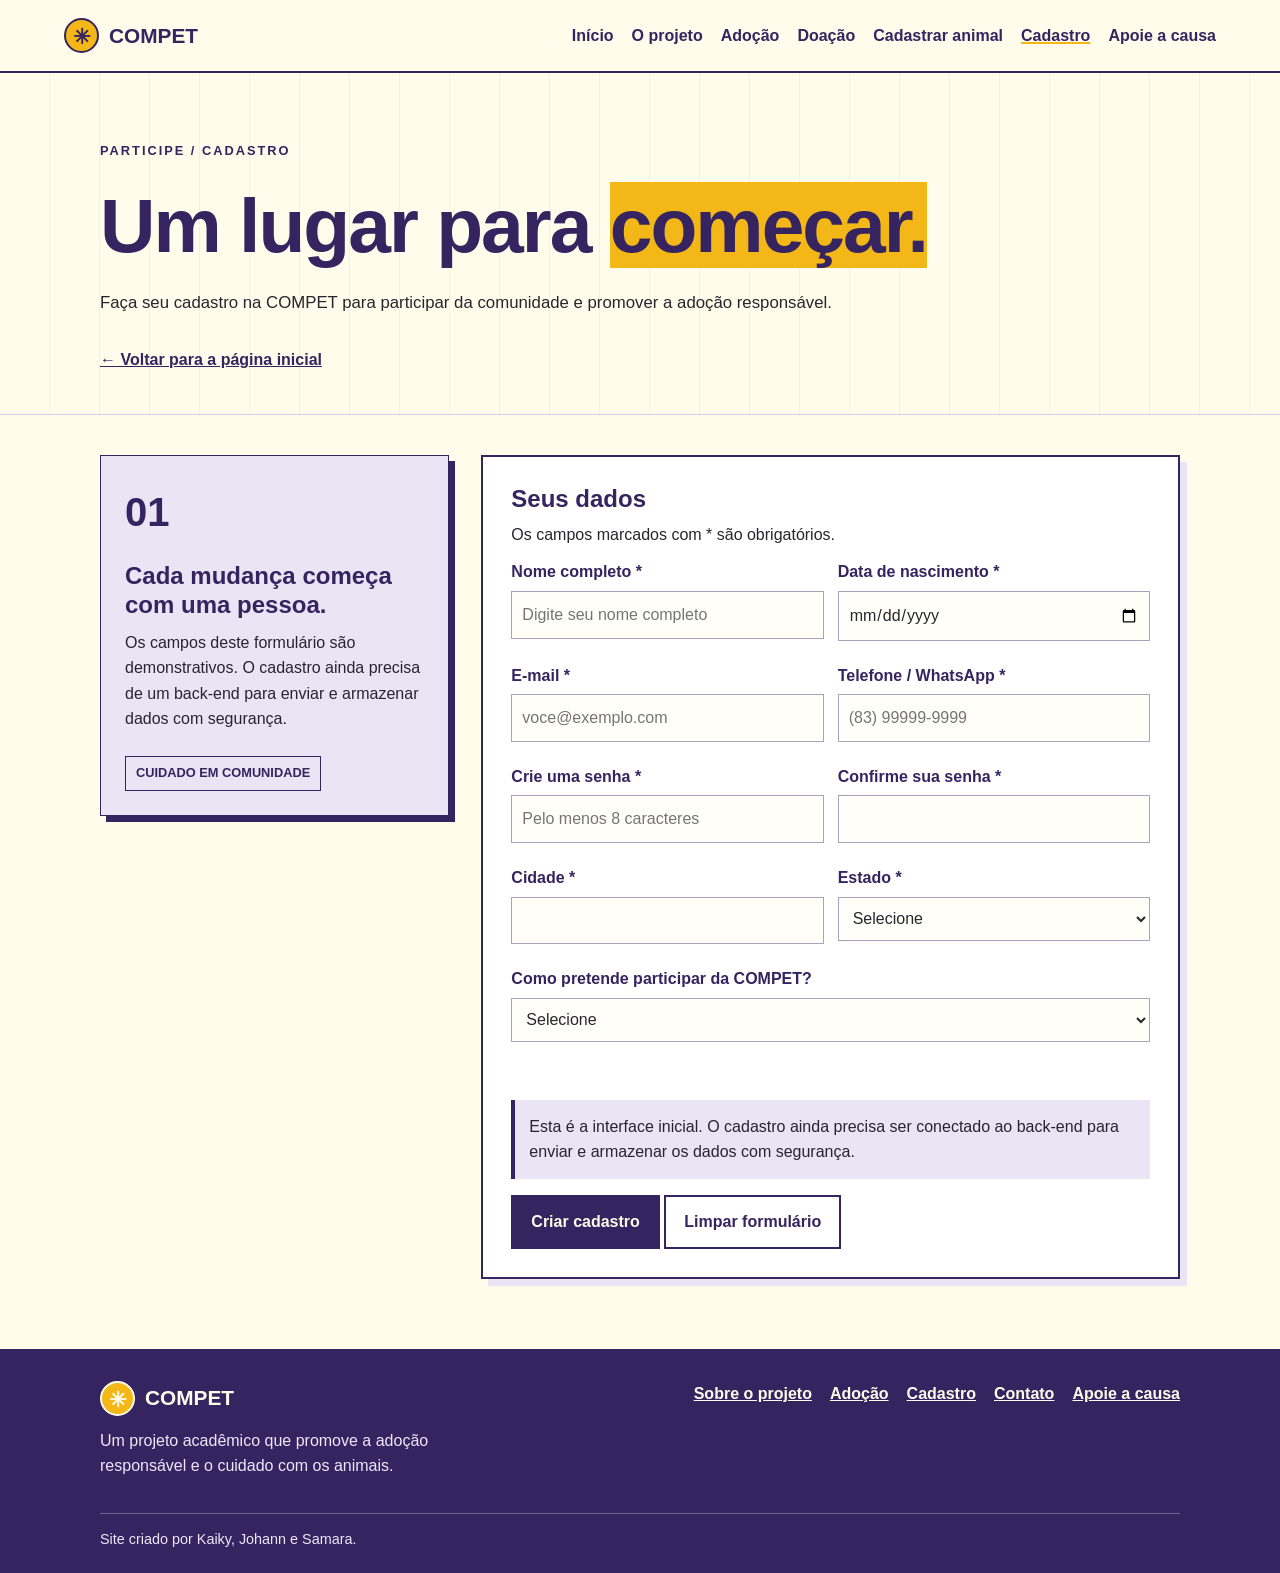
<file: paginas/cadastro.html>
<!DOCTYPE html>
<html lang="pt-BR">
    <head>
        <meta charset="UTF-8">
        <meta name="viewport" content="width=device-width, initial-scale=1.0">
        <meta name="description" content="Faça seu cadastro na COMPET para participar da comunidade e promover a adoção responsável.">
        <meta name="theme-color" content="#FFFCEB">
        <title>
            Cadastro | COMPET
        </title>
        <link rel="stylesheet" href="../css/style.css">
    </head>
    <body>
        <a class="skip-link" href="#conteudo-principal">
            Pular para o conteúdo principal
        </a>
        <header class="site-nav">
            <a class="marca" href="../index.html" aria-label="COMPET — página inicial">
                <span class="marca-simbolo" aria-hidden="true">
                    ✳
                </span>
                <span>
                    COMPET
                </span>
            </a>
            <nav aria-label="Navegação principal">
                <a href="../index.html">
                    Início
                </a>
                <a href="sobre o projeto.html">
                    O projeto
                </a>
                <a href="adocao.html">
                    Adoção
                </a>
                <a href="doacao.html">
                    Doação
                </a>
                <a href="cadastro animal.html">
                    Cadastrar animal
                </a>
                <a href="cadastro.html" aria-current="page">
                    Cadastro
                </a>
                <a href="fundo.html">
                    Apoie a causa
                </a>
            </nav>
        </header>
        <main id="conteudo-principal">
            <section class="sp-hero">
                <div class="sp-wrap sp-hero-inner">
                    <span class="sp-kicker">
                        PARTICIPE / CADASTRO
                    </span>
                    <h1>
                        Um lugar para
                        <em>
                            começar.
                        </em>
                    </h1>
                    <p>
                        Faça seu cadastro na COMPET para participar da comunidade e promover a adoção responsável.
                    </p>
                    <a class="sp-back" href="../index.html">
                        ← Voltar para a página inicial
                    </a>
                </div>
            </section>
            <div class="sp-wrap sp-form-layout">
                <aside class="sp-note">
                    <span class="sp-num">
                        01
                    </span>
                    <h2>
                        Cada mudança começa com uma pessoa.
                    </h2>
                    <p>
                        Os campos deste formulário são demonstrativos. O cadastro ainda precisa de um back-end para enviar e armazenar dados com segurança.
                    </p>
                    <span class="sp-stamp">
                        CUIDADO EM COMUNIDADE
                    </span>
                </aside>
                <form class="formulario sp-form" id="formCadastro" novalidate>
                    <h2>
                        Seus dados
                    </h2>
                    <p>
                        Os campos marcados com * são obrigatórios.
                    </p>
                    <div class="campos">
                        <div class="campo">
                            <label for="nome">
                                Nome completo *
                            </label>
                            <input id="nome" name="nome" autocomplete="name" required maxlength="120" placeholder="Digite seu nome completo">
                        </div>
                        <div class="campo">
                            <label for="nascimento">
                                Data de nascimento *
                            </label>
                            <input type="date" id="nascimento" name="nascimento" required>
                        </div>
                        <div class="campo">
                            <label for="email">
                                E-mail *
                            </label>
                            <input type="email" id="email" name="email" required maxlength="160" placeholder="voce@exemplo.com">
                        </div>
                        <div class="campo">
                            <label for="telefone">
                                Telefone / WhatsApp *
                            </label>
                            <input type="tel" id="telefone" name="telefone" required maxlength="20" placeholder="(83) 99999-9999">
                        </div>
                        <div class="campo">
                            <label for="senha">
                                Crie uma senha *
                            </label>
                            <input type="password" id="senha" name="senha" required minlength="8" autocomplete="new-password" placeholder="Pelo menos 8 caracteres">
                        </div>
                        <div class="campo">
                            <label for="confirmar">
                                Confirme sua senha *
                            </label>
                            <input type="password" id="confirmar" name="confirmar" required minlength="8" autocomplete="new-password">
                        </div>
                        <div class="campo">
                            <label for="cidade">
                                Cidade *
                            </label>
                            <input id="cidade" name="cidade" required maxlength="100">
                        </div>
                        <div class="campo">
                            <label for="estado">
                                Estado *
                            </label>
                            <select id="estado" name="estado" required>
                                <option value="">
                                    Selecione
                                </option>
                                <option value="PB">
                                    Paraíba
                                </option>
                                <option value="PE">
                                    Pernambuco
                                </option>
                                <option value="RN">
                                    Rio Grande do Norte
                                </option>
                                <option value="CE">
                                    Ceará
                                </option>
                                <option value="AL">
                                    Alagoas
                                </option>
                                <option value="BA">
                                    Bahia
                                </option>
                                <option value="outro">
                                    Outro
                                </option>
                            </select>
                        </div>
                        <div class="campo largo">
                            <label for="objetivo">
                                Como pretende participar da COMPET?
                            </label>
                            <select id="objetivo" name="objetivo">
                                <option value="">
                                    Selecione
                                </option>
                                <option value="adotar">
                                    Quero adotar um animal
                                </option>
                                <option value="doar">
                                    Quero cadastrar um animal para adoção
                                </option>
                                <option value="ambos">
                                    Quero adotar e ajudar com doações
                                </option>
                                <option value="voluntario">
                                    Quero apoiar a causa animal
                                </option>
                            </select>
                        </div>
                    </div>
                    <p id="mensagemCadastro" class="mensagem-formulario" role="status" aria-live="polite" aria-atomic="true">
                    </p>
                    <div class="aviso">
                        Esta é a interface inicial. O cadastro ainda precisa ser conectado ao back-end para enviar e armazenar os dados com segurança.
                    </div>
                    <button class="botao principal" type="submit">
                        Criar cadastro
                    </button>
                    <button class="botao secundario" type="reset">
                        Limpar formulário
                    </button>
                </form>
            </div>
        </main>
        <footer class="site-footer">
            <div class="sp-wrap">
                <div class="footer-inner">
                    <div class="footer-brand">
                        <a class="marca" href="../index.html">
                            <span class="marca-simbolo" aria-hidden="true">
                                ✳
                            </span>
                            <span>
                                COMPET
                            </span>
                        </a>
                        <p>
                            Um projeto acadêmico que promove a adoção responsável e o cuidado com os animais.
                        </p>
                    </div>
                    <nav class="footer-links" aria-label="Links do rodapé">
                        <a href="sobre o projeto.html">
                            Sobre o projeto
                        </a>
                        <a href="adocao.html">
                            Adoção
                        </a>
                        <a href="cadastro.html">
                            Cadastro
                        </a>
                        <a href="contato.html">
                            Contato
                        </a>
                        <a href="fundo.html">
                            Apoie a causa
                        </a>
                    </nav>
                </div>
                <div class="footer-bottom">
                    Site criado por Kaiky, Johann e Samara.
                </div>
            </div>
        </footer>
        <script src="../js/formularios.js">
        </script>
    </body>
</html>
</file>
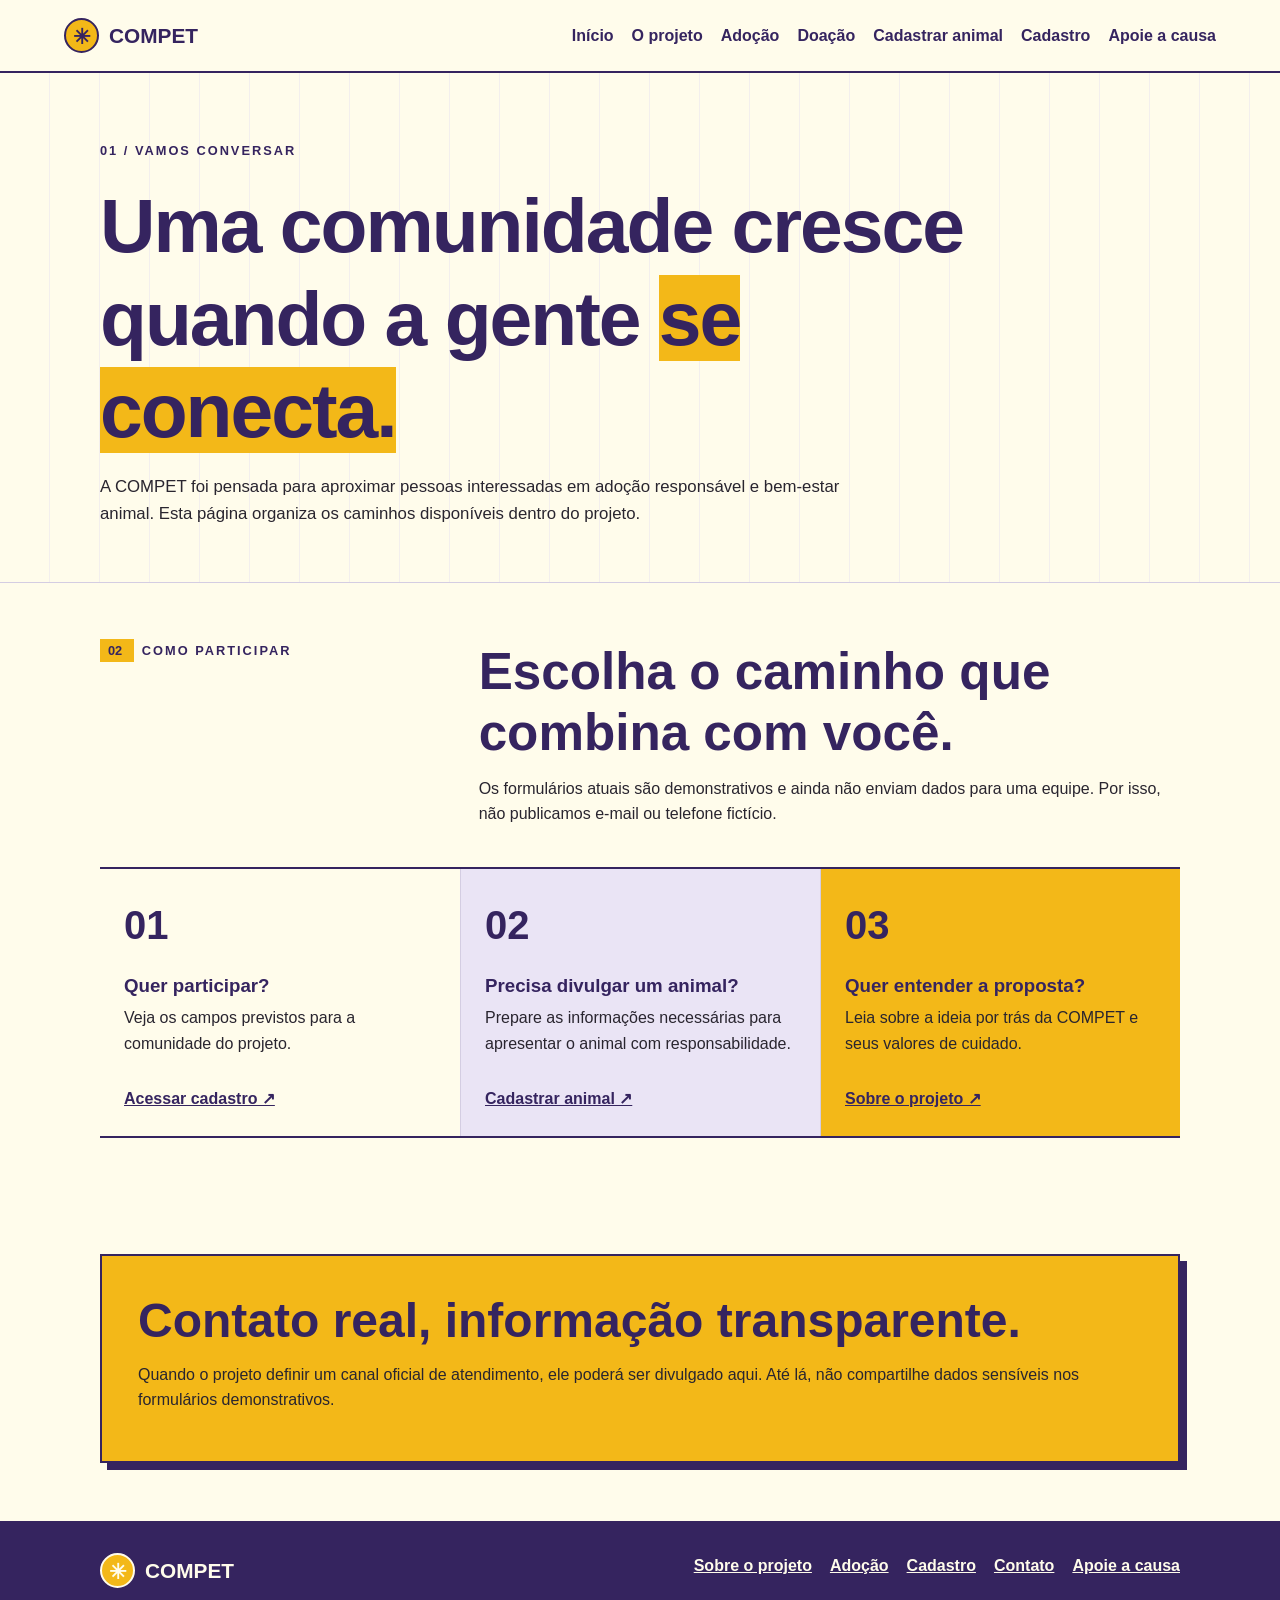
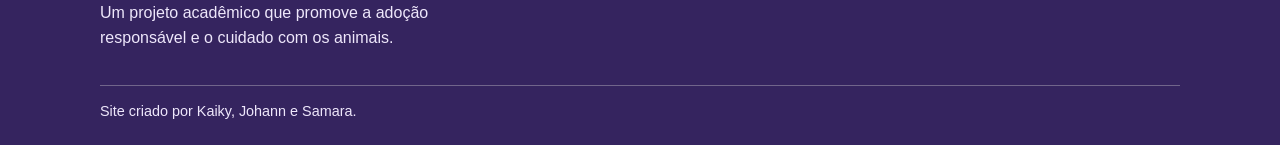
<file: paginas/contato.html>
<!DOCTYPE html>
<html lang="pt-BR">
    <head>
        <meta charset="UTF-8">
        <meta name="viewport" content="width=device-width, initial-scale=1.0">
        <meta name="description" content="Informações de contato e participação no projeto COMPET.">
        <meta name="theme-color" content="#FFFCEB">
        <title>
            Contato | COMPET
        </title>
        <link rel="stylesheet" href="../css/style.css">
    </head>
    <body>
        <a class="skip-link" href="#conteudo-principal">
            Pular para o conteúdo principal
        </a>
        <header class="site-nav">
            <a class="marca" href="../index.html" aria-label="COMPET — página inicial">
                <span class="marca-simbolo" aria-hidden="true">
                    ✳
                </span>
                <span>
                    COMPET
                </span>
            </a>
            <nav aria-label="Navegação principal">
                <a href="../index.html">
                    Início
                </a>
                <a href="sobre o projeto.html">
                    O projeto
                </a>
                <a href="adocao.html">
                    Adoção
                </a>
                <a href="doacao.html">
                    Doação
                </a>
                <a href="cadastro animal.html">
                    Cadastrar animal
                </a>
                <a href="cadastro.html">
                    Cadastro
                </a>
                <a href="fundo.html">
                    Apoie a causa
                </a>
            </nav>
        </header>
        <main id="conteudo-principal">
            <section class="sp-hero">
                <div class="sp-wrap sp-hero-inner">
                    <span class="sp-kicker">
                        01 / Vamos conversar
                    </span>
                    <h1>
                        Uma comunidade cresce quando a gente
                        <em>
                            se conecta.
                        </em>
                    </h1>
                    <p>
                        A COMPET foi pensada para aproximar pessoas interessadas em adoção responsável e bem-estar animal. Esta página organiza os caminhos disponíveis dentro do projeto.
                    </p>
                </div>
            </section>
            <section class="sp-section sp-wrap">
                <div class="sp-heading">
                    <div class="sp-index">
                        <span>
                            02
                        </span>
                        Como participar
                    </div>
                    <div>
                        <h2>
                            Escolha o caminho que combina com você.
                        </h2>
                        <p>
                            Os formulários atuais são demonstrativos e ainda não enviam dados para uma equipe. Por isso, não publicamos e-mail ou telefone fictício.
                        </p>
                    </div>
                </div>
                <div class="sp-grid">
                    <article class="sp-card">
                        <span class="sp-num">
                            01
                        </span>
                        <h3>
                            Quer participar?
                        </h3>
                        <p>
                            Veja os campos previstos para a comunidade do projeto.
                        </p>
                        <a class="sp-back" href="cadastro.html">
                            Acessar cadastro ↗
                        </a>
                    </article>
                    <article class="sp-card">
                        <span class="sp-num">
                            02
                        </span>
                        <h3>
                            Precisa divulgar um animal?
                        </h3>
                        <p>
                            Prepare as informações necessárias para apresentar o animal com responsabilidade.
                        </p>
                        <a class="sp-back" href="cadastro animal.html">
                            Cadastrar animal ↗
                        </a>
                    </article>
                    <article class="sp-card">
                        <span class="sp-num">
                            03
                        </span>
                        <h3>
                            Quer entender a proposta?
                        </h3>
                        <p>
                            Leia sobre a ideia por trás da COMPET e seus valores de cuidado.
                        </p>
                        <a class="sp-back" href="sobre o projeto.html">
                            Sobre o projeto ↗
                        </a>
                    </article>
                </div>
            </section>
            <section class="sp-section sp-wrap">
                <div class="sp-callout">
                    <h2>
                        Contato real, informação transparente.
                    </h2>
                    <p>
                        Quando o projeto definir um canal oficial de atendimento, ele poderá ser divulgado aqui. Até lá, não compartilhe dados sensíveis nos formulários demonstrativos.
                    </p>
                </div>
            </section>
        </main>
        <footer class="site-footer">
            <div class="sp-wrap">
                <div class="footer-inner">
                    <div class="footer-brand">
                        <a class="marca" href="../index.html">
                            <span class="marca-simbolo" aria-hidden="true">
                                ✳
                            </span>
                            <span>
                                COMPET
                            </span>
                        </a>
                        <p>
                            Um projeto acadêmico que promove a adoção responsável e o cuidado com os animais.
                        </p>
                    </div>
                    <nav class="footer-links" aria-label="Links do rodapé">
                        <a href="sobre o projeto.html">
                            Sobre o projeto
                        </a>
                        <a href="adocao.html">
                            Adoção
                        </a>
                        <a href="cadastro.html">
                            Cadastro
                        </a>
                        <a href="contato.html">
                            Contato
                        </a>
                        <a href="fundo.html">
                            Apoie a causa
                        </a>
                    </nav>
                </div>
                <div class="footer-bottom">
                    Site criado por Kaiky, Johann e Samara.
                </div>
            </div>
        </footer>
    </body>
</html>
</file>
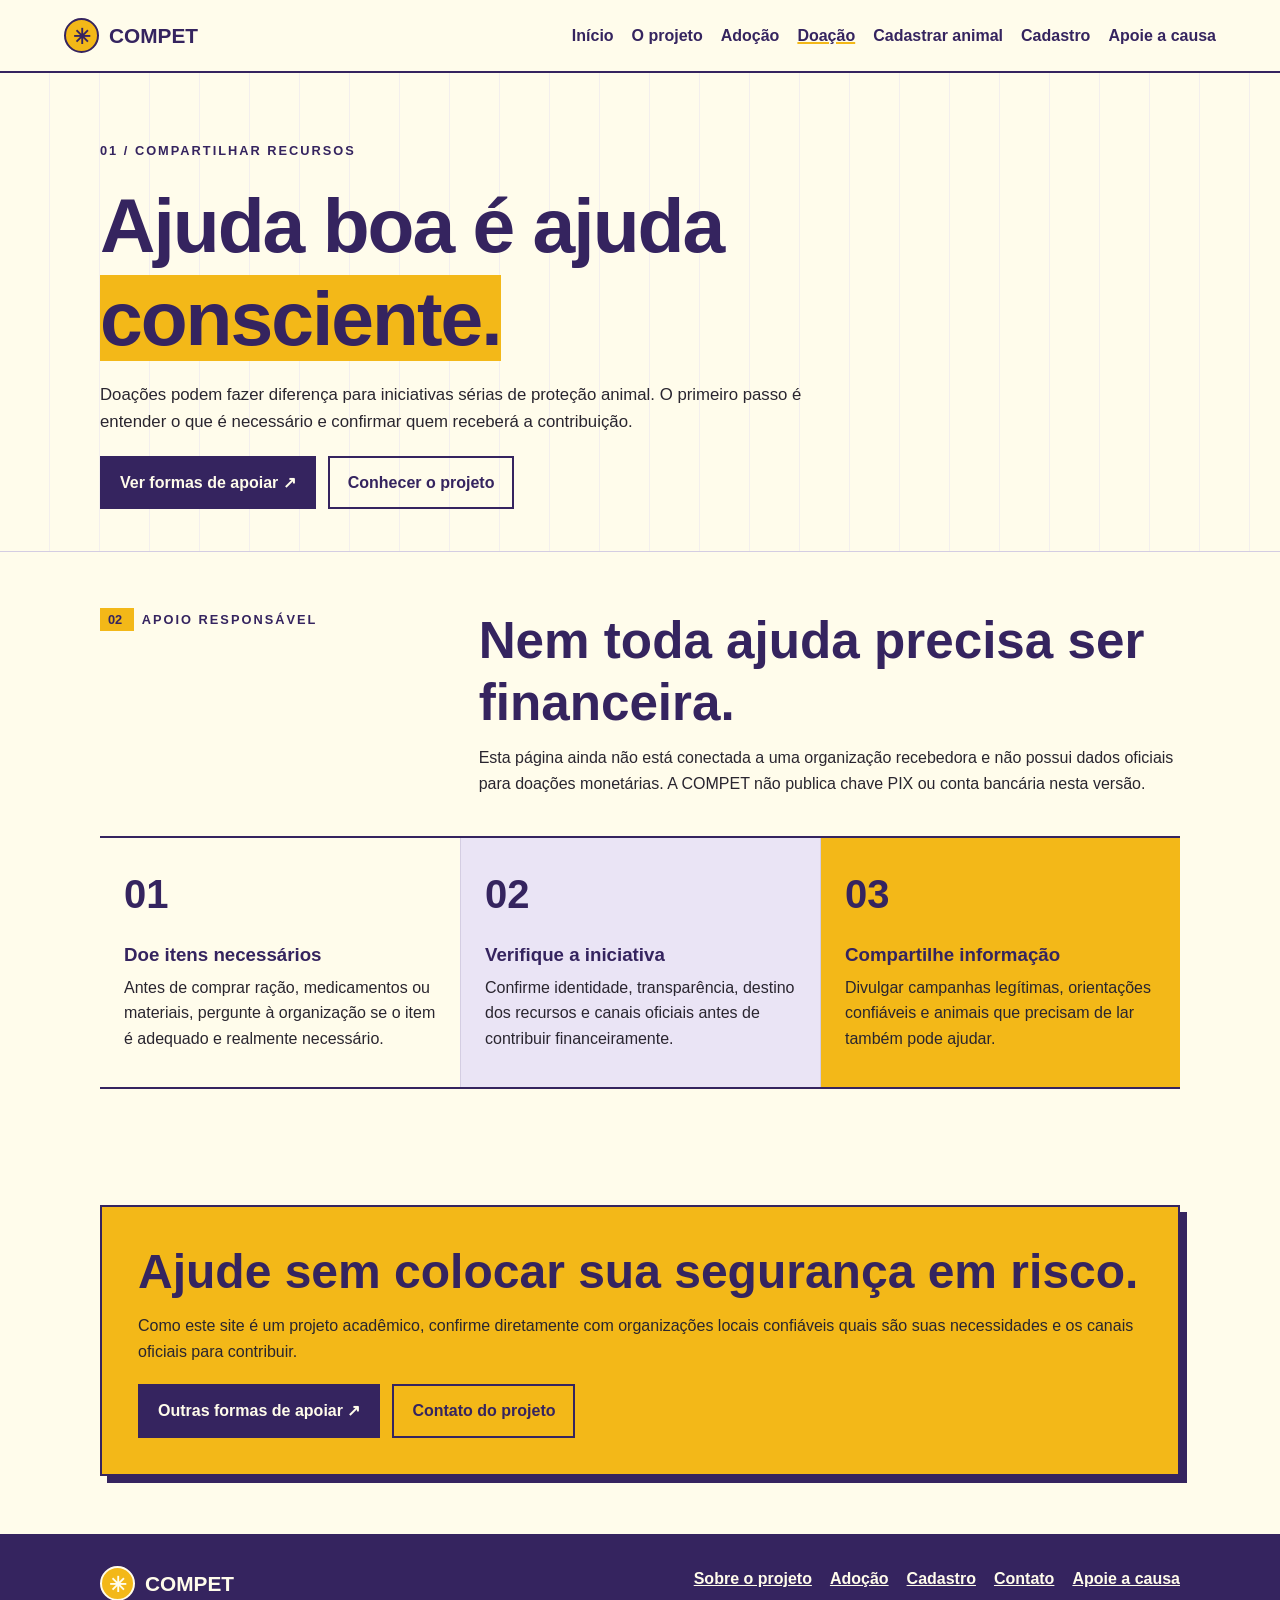
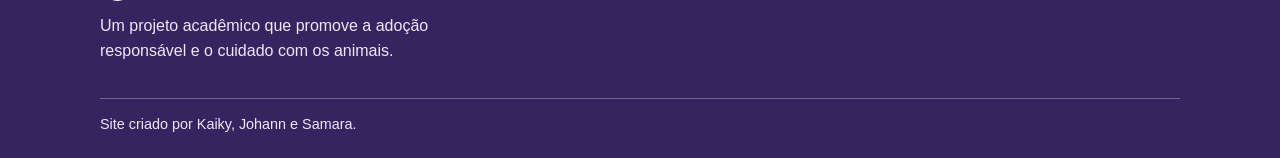
<file: paginas/doacao.html>
<!DOCTYPE html>
<html lang="pt-BR">
    <head>
        <meta charset="UTF-8">
        <meta name="viewport" content="width=device-width, initial-scale=1.0">
        <meta name="description" content="Saiba como apoiar iniciativas de cuidado animal com responsabilidade.">
        <meta name="theme-color" content="#FFFCEB">
        <title>
            Doação | COMPET
        </title>
        <link rel="stylesheet" href="../css/style.css">
    </head>
    <body>
        <a class="skip-link" href="#conteudo-principal">
            Pular para o conteúdo principal
        </a>
        <header class="site-nav">
            <a class="marca" href="../index.html" aria-label="COMPET — página inicial">
                <span class="marca-simbolo" aria-hidden="true">
                    ✳
                </span>
                <span>
                    COMPET
                </span>
            </a>
            <nav aria-label="Navegação principal">
                <a href="../index.html">
                    Início
                </a>
                <a href="sobre o projeto.html">
                    O projeto
                </a>
                <a href="adocao.html">
                    Adoção
                </a>
                <a href="doacao.html" aria-current="page">
                    Doação
                </a>
                <a href="cadastro animal.html">
                    Cadastrar animal
                </a>
                <a href="cadastro.html">
                    Cadastro
                </a>
                <a href="fundo.html">
                    Apoie a causa
                </a>
            </nav>
        </header>
        <main id="conteudo-principal">
            <section class="sp-hero">
                <div class="sp-wrap sp-hero-inner">
                    <span class="sp-kicker">
                        01 / Compartilhar recursos
                    </span>
                    <h1>
                        Ajuda boa é ajuda
                        <em>
                            consciente.
                        </em>
                    </h1>
                    <p>
                        Doações podem fazer diferença para iniciativas sérias de proteção animal. O primeiro passo é entender o que é necessário e confirmar quem receberá a contribuição.
                    </p>
                    <div class="sp-actions">
                        <a class="sp-button" href="fundo.html">
                            Ver formas de apoiar ↗
                        </a>
                        <a class="sp-button sp-button-light" href="sobre o projeto.html">
                            Conhecer o projeto
                        </a>
                    </div>
                </div>
            </section>
            <section class="sp-section sp-wrap">
                <div class="sp-heading">
                    <div class="sp-index">
                        <span>
                            02
                        </span>
                        Apoio responsável
                    </div>
                    <div>
                        <h2>
                            Nem toda ajuda precisa ser financeira.
                        </h2>
                        <p>
                            Esta página ainda não está conectada a uma organização recebedora e não possui dados oficiais para doações monetárias. A COMPET não publica chave PIX ou conta bancária nesta versão.
                        </p>
                    </div>
                </div>
                <div class="sp-grid">
                    <article class="sp-card">
                        <span class="sp-num">
                            01
                        </span>
                        <h3>
                            Doe itens necessários
                        </h3>
                        <p>
                            Antes de comprar ração, medicamentos ou materiais, pergunte à organização se o item é adequado e realmente necessário.
                        </p>
                    </article>
                    <article class="sp-card">
                        <span class="sp-num">
                            02
                        </span>
                        <h3>
                            Verifique a iniciativa
                        </h3>
                        <p>
                            Confirme identidade, transparência, destino dos recursos e canais oficiais antes de contribuir financeiramente.
                        </p>
                    </article>
                    <article class="sp-card">
                        <span class="sp-num">
                            03
                        </span>
                        <h3>
                            Compartilhe informação
                        </h3>
                        <p>
                            Divulgar campanhas legítimas, orientações confiáveis e animais que precisam de lar também pode ajudar.
                        </p>
                    </article>
                </div>
            </section>
            <section class="sp-section sp-wrap">
                <div class="sp-callout">
                    <h2>
                        Ajude sem colocar sua segurança em risco.
                    </h2>
                    <p>
                        Como este site é um projeto acadêmico, confirme diretamente com organizações locais confiáveis quais são suas necessidades e os canais oficiais para contribuir.
                    </p>
                    <div class="sp-actions">
                        <a class="sp-button" href="fundo.html">
                            Outras formas de apoiar ↗
                        </a>
                        <a class="sp-button sp-button-light" href="contato.html">
                            Contato do projeto
                        </a>
                    </div>
                </div>
            </section>
        </main>
        <footer class="site-footer">
            <div class="sp-wrap">
                <div class="footer-inner">
                    <div class="footer-brand">
                        <a class="marca" href="../index.html">
                            <span class="marca-simbolo" aria-hidden="true">
                                ✳
                            </span>
                            <span>
                                COMPET
                            </span>
                        </a>
                        <p>
                            Um projeto acadêmico que promove a adoção responsável e o cuidado com os animais.
                        </p>
                    </div>
                    <nav class="footer-links" aria-label="Links do rodapé">
                        <a href="sobre o projeto.html">
                            Sobre o projeto
                        </a>
                        <a href="adocao.html">
                            Adoção
                        </a>
                        <a href="cadastro.html">
                            Cadastro
                        </a>
                        <a href="contato.html">
                            Contato
                        </a>
                        <a href="fundo.html">
                            Apoie a causa
                        </a>
                    </nav>
                </div>
                <div class="footer-bottom">
                    Site criado por Kaiky, Johann e Samara.
                </div>
            </div>
        </footer>
    </body>
</html>
</file>
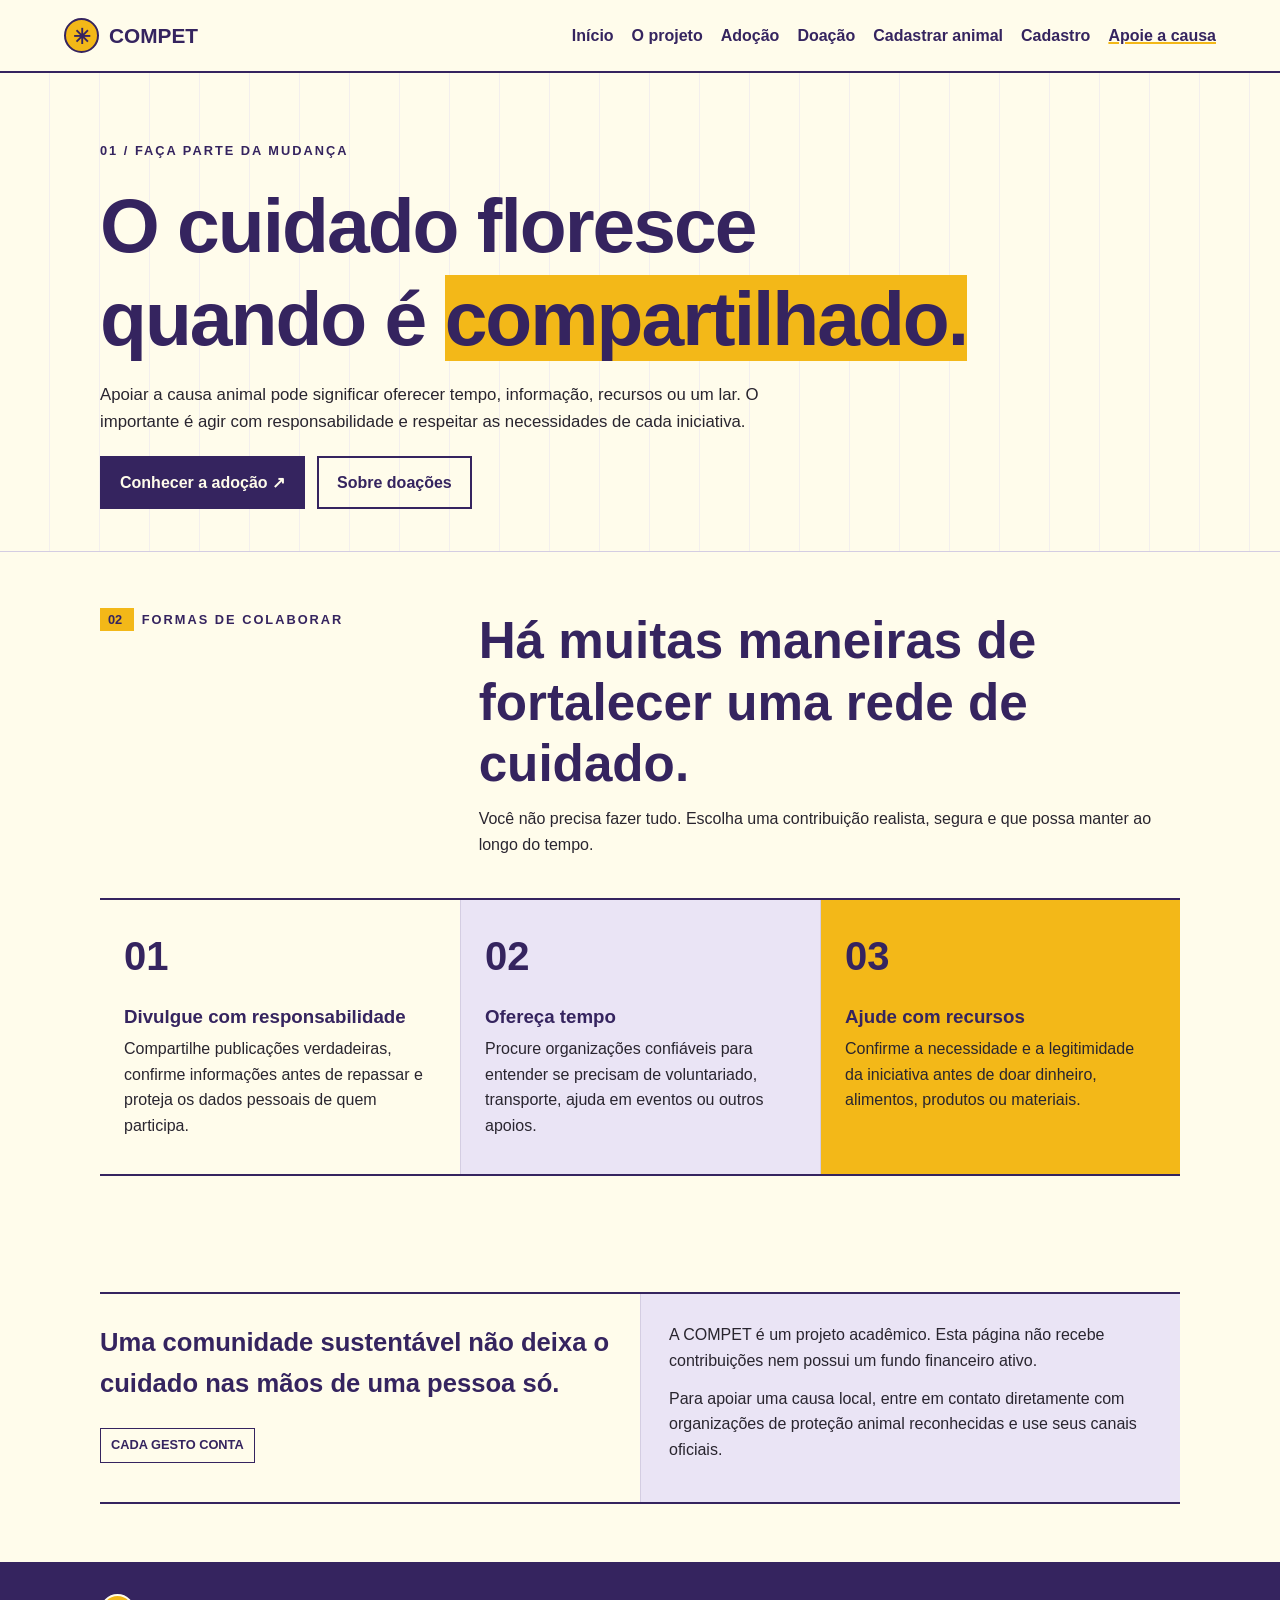
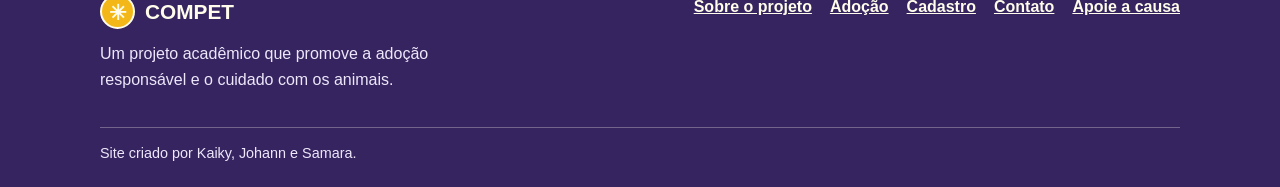
<file: paginas/fundo.html>
<!DOCTYPE html>
<html lang="pt-BR">
    <head>
        <meta charset="UTF-8">
        <meta name="viewport" content="width=device-width, initial-scale=1.0">
        <meta name="description" content="Formas de apoiar a causa animal e o projeto COMPET.">
        <meta name="theme-color" content="#FFFCEB">
        <title>
            Apoie a causa | COMPET
        </title>
        <link rel="stylesheet" href="../css/style.css">
    </head>
    <body>
        <a class="skip-link" href="#conteudo-principal">
            Pular para o conteúdo principal
        </a>
        <header class="site-nav">
            <a class="marca" href="../index.html" aria-label="COMPET — página inicial">
                <span class="marca-simbolo" aria-hidden="true">
                    ✳
                </span>
                <span>
                    COMPET
                </span>
            </a>
            <nav aria-label="Navegação principal">
                <a href="../index.html">
                    Início
                </a>
                <a href="sobre o projeto.html">
                    O projeto
                </a>
                <a href="adocao.html">
                    Adoção
                </a>
                <a href="doacao.html">
                    Doação
                </a>
                <a href="cadastro animal.html">
                    Cadastrar animal
                </a>
                <a href="cadastro.html">
                    Cadastro
                </a>
                <a href="fundo.html" aria-current="page">
                    Apoie a causa
                </a>
            </nav>
        </header>
        <main id="conteudo-principal">
            <section class="sp-hero">
                <div class="sp-wrap sp-hero-inner">
                    <span class="sp-kicker">
                        01 / Faça parte da mudança
                    </span>
                    <h1>
                        O cuidado floresce quando é
                        <em>
                            compartilhado.
                        </em>
                    </h1>
                    <p>
                        Apoiar a causa animal pode significar oferecer tempo, informação, recursos ou um lar. O importante é agir com responsabilidade e respeitar as necessidades de cada iniciativa.
                    </p>
                    <div class="sp-actions">
                        <a class="sp-button" href="adocao.html">
                            Conhecer a adoção ↗
                        </a>
                        <a class="sp-button sp-button-light" href="doacao.html">
                            Sobre doações
                        </a>
                    </div>
                </div>
            </section>
            <section class="sp-section sp-wrap">
                <div class="sp-heading">
                    <div class="sp-index">
                        <span>
                            02
                        </span>
                        Formas de colaborar
                    </div>
                    <div>
                        <h2>
                            Há muitas maneiras de fortalecer uma rede de cuidado.
                        </h2>
                        <p>
                            Você não precisa fazer tudo. Escolha uma contribuição realista, segura e que possa manter ao longo do tempo.
                        </p>
                    </div>
                </div>
                <div class="sp-grid">
                    <article class="sp-card">
                        <span class="sp-num">
                            01
                        </span>
                        <h3>
                            Divulgue com responsabilidade
                        </h3>
                        <p>
                            Compartilhe publicações verdadeiras, confirme informações antes de repassar e proteja os dados pessoais de quem participa.
                        </p>
                    </article>
                    <article class="sp-card">
                        <span class="sp-num">
                            02
                        </span>
                        <h3>
                            Ofereça tempo
                        </h3>
                        <p>
                            Procure organizações confiáveis para entender se precisam de voluntariado, transporte, ajuda em eventos ou outros apoios.
                        </p>
                    </article>
                    <article class="sp-card">
                        <span class="sp-num">
                            03
                        </span>
                        <h3>
                            Ajude com recursos
                        </h3>
                        <p>
                            Confirme a necessidade e a legitimidade da iniciativa antes de doar dinheiro, alimentos, produtos ou materiais.
                        </p>
                    </article>
                </div>
            </section>
            <section class="sp-section sp-wrap">
                <div class="sp-split">
                    <div class="sp-split-main">
                        <p>
                            Uma comunidade sustentável não deixa o cuidado nas mãos de uma pessoa só.
                        </p>
                        <span class="sp-stamp">
                            CADA GESTO CONTA
                        </span>
                    </div>
                    <div class="sp-split-side">
                        <p>
                            A COMPET é um projeto acadêmico. Esta página não recebe contribuições nem possui um fundo financeiro ativo.
                        </p>
                        <p>
                            Para apoiar uma causa local, entre em contato diretamente com organizações de proteção animal reconhecidas e use seus canais oficiais.
                        </p>
                    </div>
                </div>
            </section>
        </main>
        <footer class="site-footer">
            <div class="sp-wrap">
                <div class="footer-inner">
                    <div class="footer-brand">
                        <a class="marca" href="../index.html">
                            <span class="marca-simbolo" aria-hidden="true">
                                ✳
                            </span>
                            <span>
                                COMPET
                            </span>
                        </a>
                        <p>
                            Um projeto acadêmico que promove a adoção responsável e o cuidado com os animais.
                        </p>
                    </div>
                    <nav class="footer-links" aria-label="Links do rodapé">
                        <a href="sobre o projeto.html">
                            Sobre o projeto
                        </a>
                        <a href="adocao.html">
                            Adoção
                        </a>
                        <a href="cadastro.html">
                            Cadastro
                        </a>
                        <a href="contato.html">
                            Contato
                        </a>
                        <a href="fundo.html">
                            Apoie a causa
                        </a>
                    </nav>
                </div>
                <div class="footer-bottom">
                    Site criado por Kaiky, Johann e Samara.
                </div>
            </div>
        </footer>
    </body>
</html>
</file>
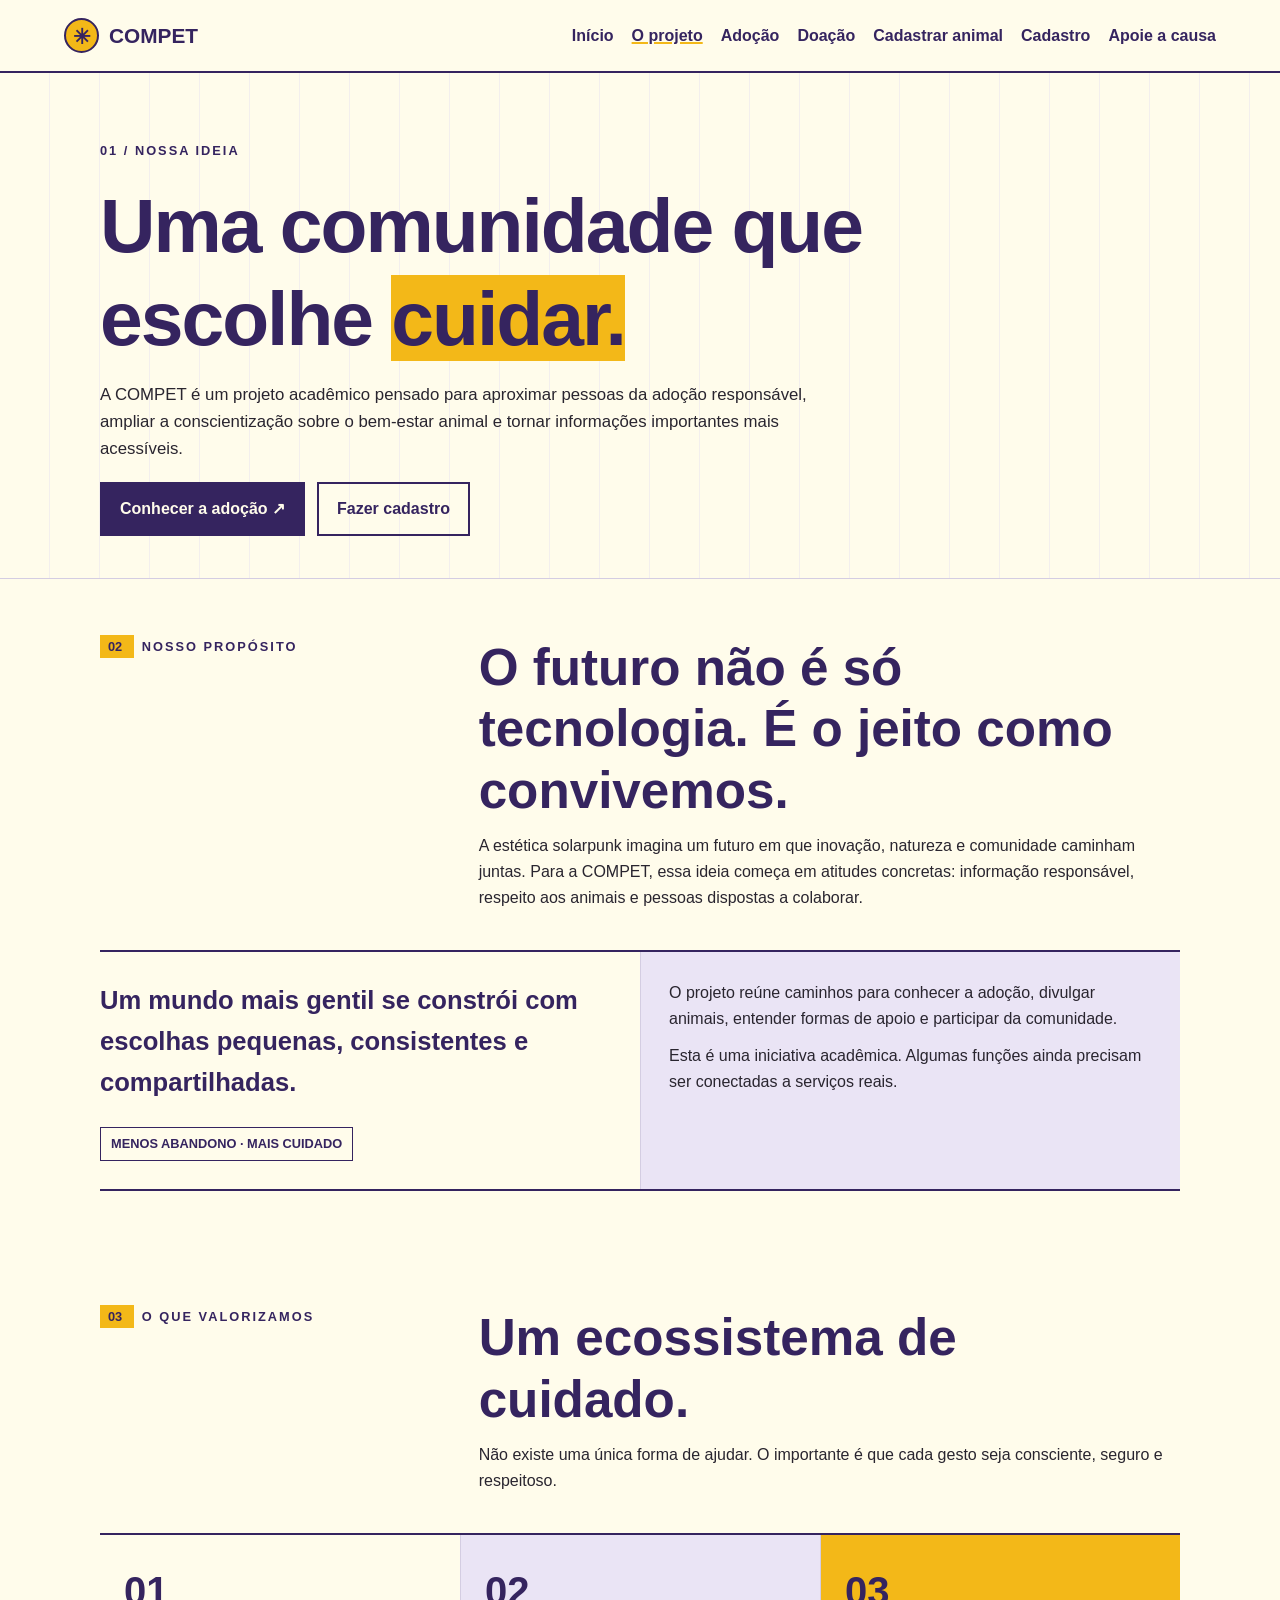
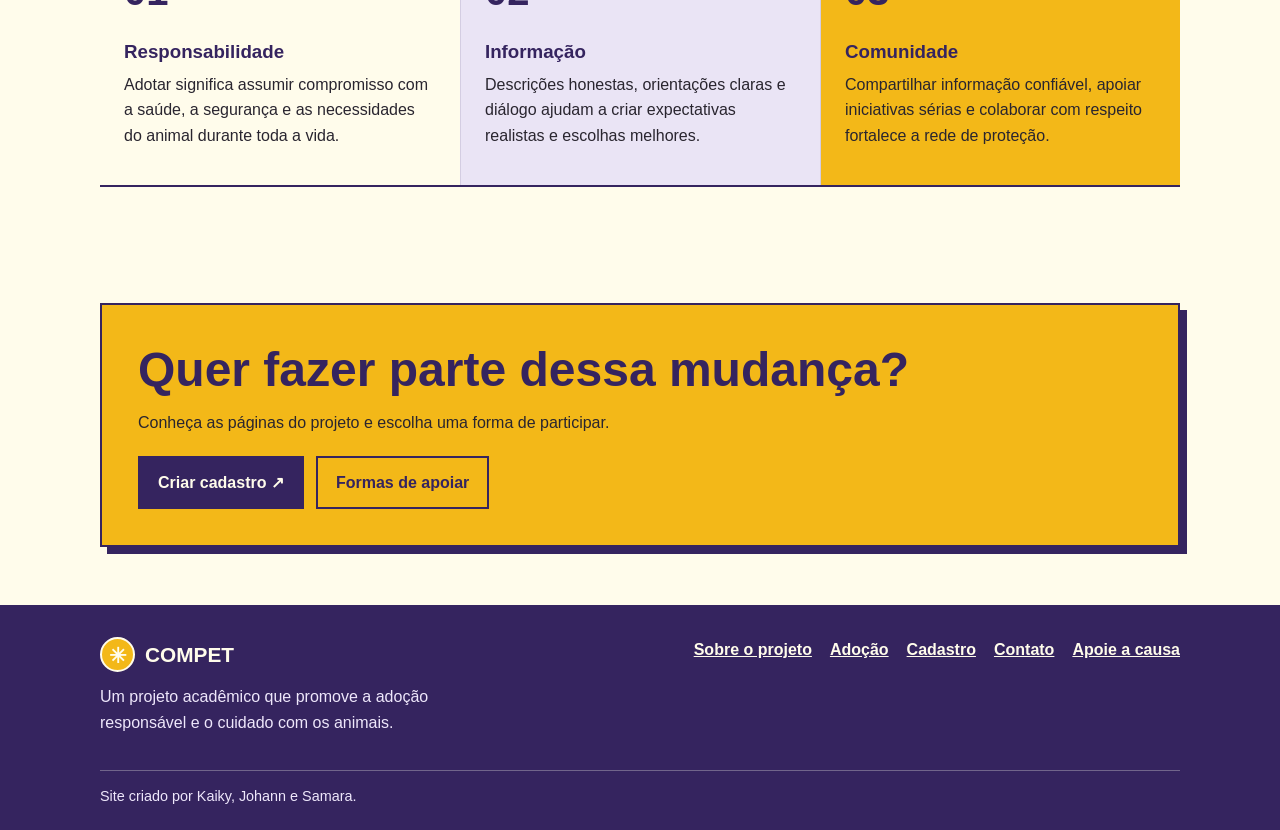
<file: paginas/sobre o projeto.html>
<!DOCTYPE html>
<html lang="pt-BR">
    <head>
        <meta charset="UTF-8">
        <meta name="viewport" content="width=device-width, initial-scale=1.0">
        <meta name="description" content="Conheça a proposta e os valores do projeto COMPET.">
        <meta name="theme-color" content="#FFFCEB">
        <title>
            O projeto | COMPET
        </title>
        <link rel="stylesheet" href="../css/style.css">
    </head>
    <body>
        <a class="skip-link" href="#conteudo-principal">
            Pular para o conteúdo principal
        </a>
        <header class="site-nav">
            <a class="marca" href="../index.html" aria-label="COMPET — página inicial">
                <span class="marca-simbolo" aria-hidden="true">
                    ✳
                </span>
                <span>
                    COMPET
                </span>
            </a>
            <nav aria-label="Navegação principal">
                <a href="../index.html">
                    Início
                </a>
                <a href="sobre o projeto.html" aria-current="page">
                    O projeto
                </a>
                <a href="adocao.html">
                    Adoção
                </a>
                <a href="doacao.html">
                    Doação
                </a>
                <a href="cadastro animal.html">
                    Cadastrar animal
                </a>
                <a href="cadastro.html">
                    Cadastro
                </a>
                <a href="fundo.html">
                    Apoie a causa
                </a>
            </nav>
        </header>
        <main id="conteudo-principal">
            <section class="sp-hero">
                <div class="sp-wrap sp-hero-inner">
                    <span class="sp-kicker">
                        01 / Nossa ideia
                    </span>
                    <h1>
                        Uma comunidade que escolhe
                        <em>
                            cuidar.
                        </em>
                    </h1>
                    <p>
                        A COMPET é um projeto acadêmico pensado para aproximar pessoas da adoção responsável, ampliar a conscientização sobre o bem-estar animal e tornar informações importantes mais acessíveis.
                    </p>
                    <div class="sp-actions">
                        <a class="sp-button" href="adocao.html">
                            Conhecer a adoção ↗
                        </a>
                        <a class="sp-button sp-button-light" href="cadastro.html">
                            Fazer cadastro
                        </a>
                    </div>
                </div>
            </section>
            <section class="sp-section sp-wrap">
                <div class="sp-heading">
                    <div class="sp-index">
                        <span>
                            02
                        </span>
                        Nosso propósito
                    </div>
                    <div>
                        <h2>
                            O futuro não é só tecnologia. É o jeito como convivemos.
                        </h2>
                        <p>
                            A estética solarpunk imagina um futuro em que inovação, natureza e comunidade caminham juntas. Para a COMPET, essa ideia começa em atitudes concretas: informação responsável, respeito aos animais e pessoas dispostas a colaborar.
                        </p>
                    </div>
                </div>
                <div class="sp-split">
                    <div class="sp-split-main">
                        <p>
                            Um mundo mais gentil se constrói com escolhas pequenas, consistentes e compartilhadas.
                        </p>
                        <span class="sp-stamp">
                            MENOS ABANDONO · MAIS CUIDADO
                        </span>
                    </div>
                    <div class="sp-split-side">
                        <p>
                            O projeto reúne caminhos para conhecer a adoção, divulgar animais, entender formas de apoio e participar da comunidade.
                        </p>
                        <p>
                            Esta é uma iniciativa acadêmica. Algumas funções ainda precisam ser conectadas a serviços reais.
                        </p>
                    </div>
                </div>
            </section>
            <section class="sp-section">
                <div class="sp-wrap">
                    <div class="sp-heading">
                        <div class="sp-index">
                            <span>
                                03
                            </span>
                            O que valorizamos
                        </div>
                        <div>
                            <h2>
                                Um ecossistema de cuidado.
                            </h2>
                            <p>
                                Não existe uma única forma de ajudar. O importante é que cada gesto seja consciente, seguro e respeitoso.
                            </p>
                        </div>
                    </div>
                    <div class="sp-grid">
                        <article class="sp-card">
                            <span class="sp-num">
                                01
                            </span>
                            <h3>
                                Responsabilidade
                            </h3>
                            <p>
                                Adotar significa assumir compromisso com a saúde, a segurança e as necessidades do animal durante toda a vida.
                            </p>
                        </article>
                        <article class="sp-card">
                            <span class="sp-num">
                                02
                            </span>
                            <h3>
                                Informação
                            </h3>
                            <p>
                                Descrições honestas, orientações claras e diálogo ajudam a criar expectativas realistas e escolhas melhores.
                            </p>
                        </article>
                        <article class="sp-card">
                            <span class="sp-num">
                                03
                            </span>
                            <h3>
                                Comunidade
                            </h3>
                            <p>
                                Compartilhar informação confiável, apoiar iniciativas sérias e colaborar com respeito fortalece a rede de proteção.
                            </p>
                        </article>
                    </div>
                </div>
            </section>
            <section class="sp-section sp-wrap">
                <div class="sp-callout">
                    <h2>
                        Quer fazer parte dessa mudança?
                    </h2>
                    <p>
                        Conheça as páginas do projeto e escolha uma forma de participar.
                    </p>
                    <div class="sp-actions">
                        <a class="sp-button" href="cadastro.html">
                            Criar cadastro ↗
                        </a>
                        <a class="sp-button sp-button-light" href="fundo.html">
                            Formas de apoiar
                        </a>
                    </div>
                </div>
            </section>
        </main>
        <footer class="site-footer">
            <div class="sp-wrap">
                <div class="footer-inner">
                    <div class="footer-brand">
                        <a class="marca" href="../index.html">
                            <span class="marca-simbolo" aria-hidden="true">
                                ✳
                            </span>
                            <span>
                                COMPET
                            </span>
                        </a>
                        <p>
                            Um projeto acadêmico que promove a adoção responsável e o cuidado com os animais.
                        </p>
                    </div>
                    <nav class="footer-links" aria-label="Links do rodapé">
                        <a href="sobre o projeto.html">
                            Sobre o projeto
                        </a>
                        <a href="adocao.html">
                            Adoção
                        </a>
                        <a href="cadastro.html">
                            Cadastro
                        </a>
                        <a href="contato.html">
                            Contato
                        </a>
                        <a href="fundo.html">
                            Apoie a causa
                        </a>
                    </nav>
                </div>
                <div class="footer-bottom">
                    Site criado por Kaiky, Johann e Samara.
                </div>
            </div>
        </footer>
    </body>
</html>
</file>
<file: css/style.css>
/* COMPET — estilos compartilhados por todas as páginas */

/* 1. Cores e configurações básicas */
:root {
    --creme: #FFFCEB;
    --roxo: #35245F;
    --amarelo: #F3B818;
    --lilas: #EAE4F5;
    --texto: #29252F;
    --linha: #d4cde2;
}

* {
    box-sizing: border-box;
    margin: 0;
    padding: 0;
}

body {
    min-height: 100vh;
    display: flex;
    flex-direction: column;
    font-family: Arial, sans-serif;
    color: var(--texto);
    background: var(--creme);
    line-height: 1.6;
}

main { flex: 1; }
h1, h2, h3 { color: var(--roxo); line-height: 1.2; }
p { margin-bottom: 12px; }
a { color: var(--roxo); }
a:focus-visible, button:focus-visible, input:focus-visible, select:focus-visible, textarea:focus-visible {
    outline: 3px solid var(--amarelo);
    outline-offset: 3px;
}

/* 2. Menu e marca — iguais em todas as páginas */
.skip-link {
    position: absolute;
    top: -60px;
    left: 12px;
    padding: 10px 14px;
    background: var(--creme);
    border: 2px solid var(--roxo);
    z-index: 10;
}
.skip-link:focus { top: 8px; }

.site-nav {
    display: flex;
    align-items: center;
    justify-content: space-between;
    flex-wrap: wrap;
    gap: 16px;
    padding: 18px 5%;
    background: var(--creme);
    border-bottom: 2px solid var(--roxo);
}

.marca {
    display: flex;
    align-items: center;
    gap: 10px;
    color: var(--roxo);
    font-size: 1.3rem;
    font-weight: bold;
    text-decoration: none;
    white-space: nowrap;
}

.marca-simbolo {
    display: grid;
    place-items: center;
    width: 35px;
    height: 35px;
    border: 2px solid var(--roxo);
    border-radius: 50%;
    background: var(--amarelo);
}

.site-nav nav, .footer-links {
    display: flex;
    align-items: center;
    flex-wrap: wrap;
    gap: 10px 18px;
}

.site-nav nav a {
    color: var(--roxo);
    font-weight: bold;
    text-decoration: none;
}
.site-nav nav a:hover,
.site-nav nav a[aria-current="page"] {
    text-decoration: underline;
    text-decoration-color: var(--amarelo);
    text-decoration-thickness: 2px;
}

/* 3. Conteúdo das páginas internas */
.sp-wrap {
    width: 90%;
    max-width: 1080px;
    margin-left: auto;
    margin-right: auto;
}

.sp-hero {
    padding: 64px 0 42px;
    border-bottom: 1px solid var(--linha);
    background-image: linear-gradient(90deg, transparent 49px, #e8e2f0 50px, transparent 51px);
    background-size: 50px 50px;
}

.sp-kicker, .sp-index {
    display: inline-block;
    margin-bottom: 18px;
    color: var(--roxo);
    font-size: .8rem;
    font-weight: bold;
    letter-spacing: 2px;
    text-transform: uppercase;
}

.sp-hero h1 {
    max-width: 900px;
    margin-bottom: 18px;
    font-size: clamp(2.5rem, 6vw, 4.8rem);
    letter-spacing: -2px;
}
.sp-hero h1 em { font-style: normal; background: var(--amarelo); }
.sp-hero p { max-width: 740px; font-size: 1.05rem; }

.sp-section { padding: 58px 0; }

.sp-heading {
    display: grid;
    grid-template-columns: 1fr 2fr;
    gap: 28px;
    margin-bottom: 28px;
}
.sp-index span {
    padding: 4px 8px;
    margin-right: 8px;
    background: var(--amarelo);
    letter-spacing: 0;
}
.sp-heading h2 {
    margin-bottom: 12px;
    font-size: clamp(1.8rem, 4vw, 3.2rem);
}

.sp-split {
    display: grid;
    grid-template-columns: 1fr 1fr;
    border-top: 2px solid var(--roxo);
    border-bottom: 2px solid var(--roxo);
}
.sp-split-main { padding: 28px 28px 28px 0; }
.sp-split-main p {
    color: var(--roxo);
    font-size: 1.6rem;
    font-weight: bold;
}
.sp-split-side {
    padding: 28px;
    background: var(--lilas);
    border-left: 1px solid var(--linha);
}
.sp-stamp {
    display: inline-block;
    margin-top: 12px;
    padding: 6px 10px;
    border: 1px solid var(--roxo);
    color: var(--roxo);
    font-size: .8rem;
    font-weight: bold;
}

.sp-grid {
    display: grid;
    grid-template-columns: repeat(3, 1fr);
    border-top: 2px solid var(--roxo);
    border-bottom: 2px solid var(--roxo);
}
.sp-card { min-width: 0; padding: 24px; }
.sp-card + .sp-card { border-left: 1px solid var(--linha); }
.sp-card:nth-child(2) { background: var(--lilas); }
.sp-card:nth-child(3) { background: var(--amarelo); }
.sp-num {
    display: block;
    margin-bottom: 18px;
    color: var(--roxo);
    font-size: 2.5rem;
    font-weight: bold;
}
.sp-card h3 { margin-bottom: 8px; }

.sp-callout {
    padding: 36px;
    background: var(--amarelo);
    border: 2px solid var(--roxo);
    box-shadow: 7px 7px 0 var(--roxo);
}
.sp-callout h2 { margin-bottom: 12px; font-size: clamp(1.8rem, 4vw, 3rem); }

.sp-actions {
    display: flex;
    flex-wrap: wrap;
    gap: 12px;
    margin-top: 20px;
}
.sp-button, .botao {
    display: inline-block;
    padding: 12px 18px;
    border: 2px solid var(--roxo);
    background: var(--roxo);
    color: var(--creme);
    font: inherit;
    font-weight: bold;
    text-decoration: none;
    cursor: pointer;
}
.sp-button:hover, .botao:hover { opacity: .88; }
.sp-button-light, .botao.secundario {
    background: transparent;
    color: var(--roxo);
}
.sp-back {
    display: inline-block;
    margin-top: 18px;
    font-weight: bold;
}

/* 4. Formulários */
.sp-form-layout {
    display: grid;
    grid-template-columns: 1fr 2fr;
    align-items: start;
    gap: 32px;
    padding-top: 40px;
    padding-bottom: 70px;
}
.sp-note {
    padding: 24px;
    background: var(--lilas);
    border: 1px solid var(--roxo);
    box-shadow: 6px 6px 0 var(--roxo);
}
.sp-note h2 { margin-bottom: 10px; }
.sp-form {
    min-width: 0;
    padding: 28px;
    background: white;
    border: 2px solid var(--roxo);
    box-shadow: 7px 7px 0 var(--lilas);
}
.sp-form h2 { margin-bottom: 8px; }
.sp-form .campos {
    display: grid;
    grid-template-columns: 1fr 1fr;
    gap: 14px;
}
.sp-form .campo {
    display: flex;
    flex-direction: column;
    gap: 6px;
    min-width: 0;
    margin-bottom: 8px;
}
.sp-form .largo { grid-column: 1 / -1; }
.sp-form label { color: var(--roxo); font-weight: bold; }
.sp-form input, .sp-form select, .sp-form textarea {
    width: 100%;
    min-height: 44px;
    padding: 10px;
    border: 1px solid #aaa1bd;
    border-radius: 0;
    background: #fffef8;
    color: var(--texto);
    font: inherit;
}
.sp-form .aviso {
    margin: 16px 0;
    padding: 14px;
    background: var(--lilas);
    border-left: 4px solid var(--roxo);
}
.mensagem-formulario { margin: 14px 0; padding: 10px; }
.mensagem-formulario:empty { display: none; }
.mensagem-erro { background: #fff0f0; color: #7a1717; border: 1px solid #a52a2a; }
.mensagem-sucesso { background: #eef9ef; color: #174d22; border: 1px solid #28753a; }

/* 5. Rodapé compartilhado */
.site-footer {
    margin-top: auto;
    padding: 32px 0 22px;
    background: var(--roxo);
    color: var(--creme);
}
.footer-inner {
    display: flex;
    justify-content: space-between;
    align-items: flex-start;
    flex-wrap: wrap;
    gap: 24px;
}
.footer-brand { max-width: 400px; }
.footer-brand p { margin-top: 12px; color: #eee7fb; }
.site-footer .marca { color: var(--creme); }
.site-footer .marca-simbolo { border-color: var(--creme); }
.footer-links { justify-content: flex-end; }
.footer-links a { color: var(--creme); font-weight: bold; }
.footer-bottom {
    margin-top: 22px;
    padding-top: 14px;
    border-top: 1px solid #71658b;
    color: #eee7fb;
    font-size: .9rem;
}

/* 6. Ajustes para telas menores */
@media (max-width: 750px) {
    .site-nav { align-items: flex-start; flex-direction: column; }
    .sp-heading, .sp-form-layout { grid-template-columns: 1fr; }
    .sp-note { order: 2; }
    .footer-links { justify-content: flex-start; }
}
@media (max-width: 560px) {
    .site-nav { padding: 16px 5%; }
    .sp-hero { padding-top: 44px; }
    .sp-split, .sp-grid, .sp-form .campos { grid-template-columns: 1fr; }
    .sp-split-main { padding: 24px 0; }
    .sp-split-side { border-left: 0; border-top: 1px solid var(--linha); }
    .sp-card + .sp-card { border-left: 0; border-top: 1px solid var(--linha); }
    .sp-callout, .sp-form { padding: 22px; }
    .sp-actions { flex-direction: column; }
    .sp-button, .botao { text-align: center; }
    .sp-form .largo { grid-column: auto; }
}


/* 7. Listagem dinâmica de animais */
.adocao-listagem {
    padding: 12px 0 58px;
}
.adocao-filtros {
    display: grid;
    grid-template-columns: 2fr repeat(3, 1fr);
    gap: 14px;
    align-items: end;
    margin: 24px 0 16px;
    padding: 22px;
    background: var(--lilas);
    border: 1px solid var(--roxo);
}
.adocao-filtros .campo {
    display: flex;
    flex-direction: column;
    gap: 6px;
}
.adocao-filtros label {
    color: var(--roxo);
    font-weight: bold;
}
.adocao-filtros input,
.adocao-filtros select {
    width: 100%;
    min-height: 44px;
    padding: 9px;
    border: 1px solid #aaa1bd;
    background: #fffef8;
    color: var(--texto);
    font: inherit;
}
.filtros-acoes {
    display: flex;
    align-items: center;
    justify-content: space-between;
    flex-wrap: wrap;
    gap: 14px;
    margin: 14px 0 24px;
}
.favoritos-filtro {
    display: flex;
    align-items: center;
    gap: 8px;
    color: var(--roxo);
    font-weight: bold;
}
.favoritos-filtro input {
    width: 18px;
    height: 18px;
    accent-color: var(--roxo);
}
#quantidadeAnimais {
    color: var(--roxo);
    font-weight: bold;
}
.lista-animais {
    display: grid;
    grid-template-columns: repeat(2, minmax(0, 1fr));
    gap: 18px;
}
.animal-card {
    min-width: 0;
    padding: 22px;
    background: #fff;
    border: 1px solid var(--linha);
    border-top: 4px solid var(--roxo);
}
.animal-card-topo {
    display: flex;
    align-items: center;
    justify-content: space-between;
    gap: 12px;
    margin-bottom: 14px;
}
.animal-etiqueta {
    padding: 4px 9px;
    background: var(--amarelo);
    color: var(--roxo);
    font-size: .85rem;
    font-weight: bold;
}
.animal-favorito {
    padding: 6px 10px;
    border: 1px solid var(--roxo);
    background: transparent;
    color: var(--roxo);
    font: inherit;
    font-weight: bold;
    cursor: pointer;
}
.animal-favorito[aria-pressed="true"] {
    background: var(--roxo);
    color: white;
}
.animal-nome { margin-bottom: 8px; font-size: 1.6rem; }
.animal-resumo { margin-bottom: 14px; }
.animal-detalhes {
    display: grid;
    grid-template-columns: 1fr 1fr;
    gap: 6px 16px;
    margin: 0 0 16px;
    padding-left: 18px;
}
.animal-responsavel, .animal-contato {
    margin-bottom: 4px;
    font-size: .92rem;
}
.mensagem-lista {
    margin: 16px 0;
    color: var(--roxo);
    font-weight: bold;
}
@media (max-width: 750px) {
    .adocao-filtros { grid-template-columns: 1fr 1fr; }
}
@media (max-width: 560px) {
    .adocao-filtros, .lista-animais, .animal-detalhes { grid-template-columns: 1fr; }
    .animal-card { padding: 18px; }
}

.adocao-subheading { margin-top: 48px; }
</file>
<file: css/home.css>
/* COMPET — estilos exclusivos da página inicial */

/* Área principal de apresentação */
.wrap {
    width: 90%;
    max-width: 1160px;
    margin: 0 auto;
}

.hero { padding: 70px 0; border-bottom: 1px solid var(--linha); }
.hero-layout {
    display: block;
}
.kicker {
    display: block;
    margin-bottom: 20px;
    color: var(--roxo);
    font-size: .8rem;
    font-weight: bold;
    letter-spacing: 2px;
    text-transform: uppercase;
}
.hero h1 {
    margin-bottom: 22px;
    color: var(--roxo);
    font-size: clamp(2.8rem, 6vw, 5.5rem);
    line-height: 1;
    letter-spacing: -2px;
}
.hero h1 em { font-style: normal; background: var(--amarelo); }
.hero-copy { max-width: 560px; font-size: 1.05rem; line-height: 1.8; }
.hero-copy strong { color: var(--roxo); }
.hero-actions { display: flex; flex-wrap: wrap; gap: 12px; margin-top: 24px; }
.cta {
    display: inline-block;
    padding: 12px 18px;
    border: 2px solid var(--roxo);
    background: var(--roxo);
    color: var(--creme);
    font-weight: bold;
    text-decoration: none;
}
.cta:hover { opacity: .88; }
.cta-light { background: transparent; color: var(--roxo); }
.hero-note { margin-top: 18px; font-size: .9rem; font-weight: bold; }

/* Seções da página inicial */
.section { padding: 70px 0; }
.section-heading {
    display: grid;
    grid-template-columns: 1fr 2fr;
    gap: 30px;
    margin-bottom: 32px;
}
.section-index {
    color: var(--roxo);
    font-size: .8rem;
    font-weight: bold;
    letter-spacing: 1px;
    text-transform: uppercase;
}
.section-index span { padding: 5px 8px; margin-right: 8px; background: var(--amarelo); }
.section-heading h2, .care-title h2, .join-inner h2 {
    margin-bottom: 14px;
    color: var(--roxo);
    font-size: clamp(2rem, 4vw, 3.6rem);
    line-height: 1.08;
}
.section-heading p, .manifesto-detail p, .adoption-quote p,
.adoption-aside p, .step p, .care-title p, .care-item p,
.join-inner p { line-height: 1.8; }

.manifesto, .adoption-feature {
    display: grid;
    grid-template-columns: 1fr 1fr;
    border-top: 2px solid var(--roxo);
    border-bottom: 2px solid var(--roxo);
}
.manifesto-lead, .adoption-quote { padding: 28px 28px 28px 0; }
.manifesto-lead p { color: var(--roxo); font-size: 1.6rem; font-weight: bold; }
.manifesto-detail { padding: 28px; background: var(--lilas); border-left: 1px solid var(--linha); }
.word-stamp {
    display: inline-block;
    margin-top: 14px;
    padding: 6px 10px;
    border: 1px solid var(--roxo);
    color: var(--roxo);
    font-size: .8rem;
    font-weight: bold;
}
.adoption-zone { background: var(--roxo); color: var(--creme); }
.adoption-zone h2, .adoption-zone h3, .adoption-zone .section-index { color: var(--creme); }
.adoption-zone .section-heading p, .adoption-quote p { color: #eee7fb; }
.adoption-quote h3 { margin-bottom: 14px; font-size: 2rem; }
.adoption-aside { padding: 28px; background: var(--amarelo); color: var(--texto); }
.adoption-aside strong { color: var(--roxo); font-size: 1.2rem; }
.adoption-aside .cta { margin-top: 10px; }

.steps {
    display: grid;
    grid-template-columns: repeat(3, 1fr);
    border-top: 2px solid var(--roxo);
    border-bottom: 2px solid var(--roxo);
}
.step { padding: 24px; }
.step + .step { border-left: 1px solid var(--linha); }
.step-number { display: block; margin-bottom: 18px; color: var(--roxo); font-size: 2.8rem; font-weight: bold; }
.step:nth-child(2) { background: var(--lilas); }
.step:nth-child(3) { background: var(--amarelo); }
.step h3 { margin-bottom: 10px; }

.care-layout { display: grid; grid-template-columns: 1fr 1.5fr; gap: 48px; }
.care-title h2 { font-size: 3rem; }
.care-list { border-top: 2px solid var(--roxo); }
.care-item { display: grid; grid-template-columns: 45px 1fr; gap: 16px; padding: 18px 0; border-bottom: 1px solid var(--linha); }
.care-symbol { display: grid; place-items: center; width: 40px; height: 40px; border: 1px solid var(--roxo); border-radius: 50%; color: var(--roxo); font-weight: bold; }

.join-band { padding: 36px; background: var(--amarelo); border: 2px solid var(--roxo); box-shadow: 7px 7px 0 var(--roxo); }
.join-band::before {
    display: block;
    content: "COMPET / COMUNIDADE / CUIDADO";
    margin-bottom: 18px;
    color: var(--roxo);
    font-size: .75rem;
    font-weight: bold;
    letter-spacing: 1px;
}
.join-inner { display: flex; align-items: flex-end; justify-content: space-between; gap: 24px; }
.join-inner h2 { max-width: 650px; }
.join-inner p { max-width: 640px; }
.join-inner .cta { flex-shrink: 0; }

/* Ajustes para celular */
@media (max-width: 800px) {
    .care-layout { grid-template-columns: 1fr; }
    .section-heading { grid-template-columns: 1fr; gap: 12px; }
    .join-inner { align-items: flex-start; flex-direction: column; }
}
@media (max-width: 560px) {
    .hero { padding: 45px 0; }
    .hero-actions { flex-direction: column; }
    .cta { text-align: center; }
    .manifesto, .adoption-feature, .steps { grid-template-columns: 1fr; }
    .manifesto-lead, .adoption-quote { padding: 24px 0; }
    .manifesto-detail, .adoption-aside { padding: 22px; border-left: 0; border-top: 1px solid var(--linha); }
    .step + .step { border-left: 0; border-top: 1px solid var(--linha); }
    .care-item { grid-template-columns: 38px 1fr; gap: 12px; }
    .care-symbol { width: 34px; height: 34px; }
    .join-band { padding: 24px; box-shadow: 5px 5px 0 var(--roxo); }
}
</file>
